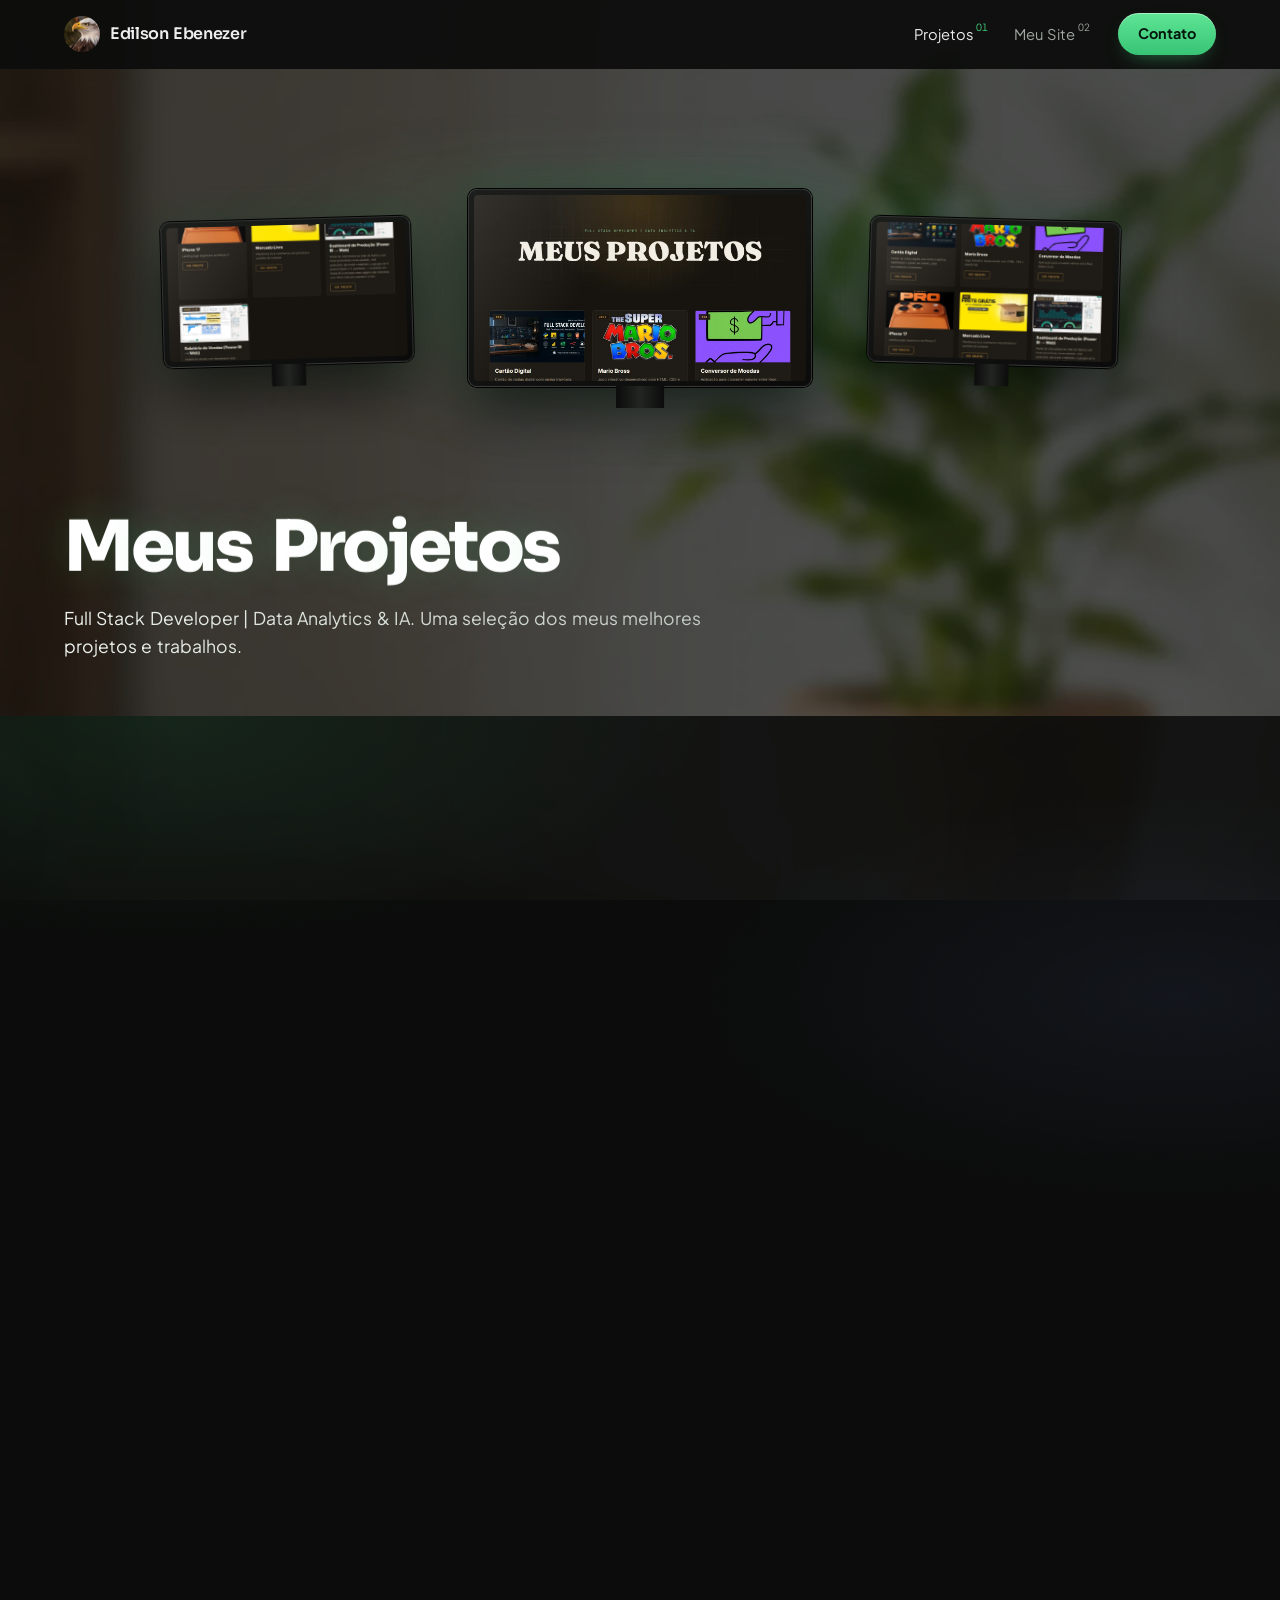
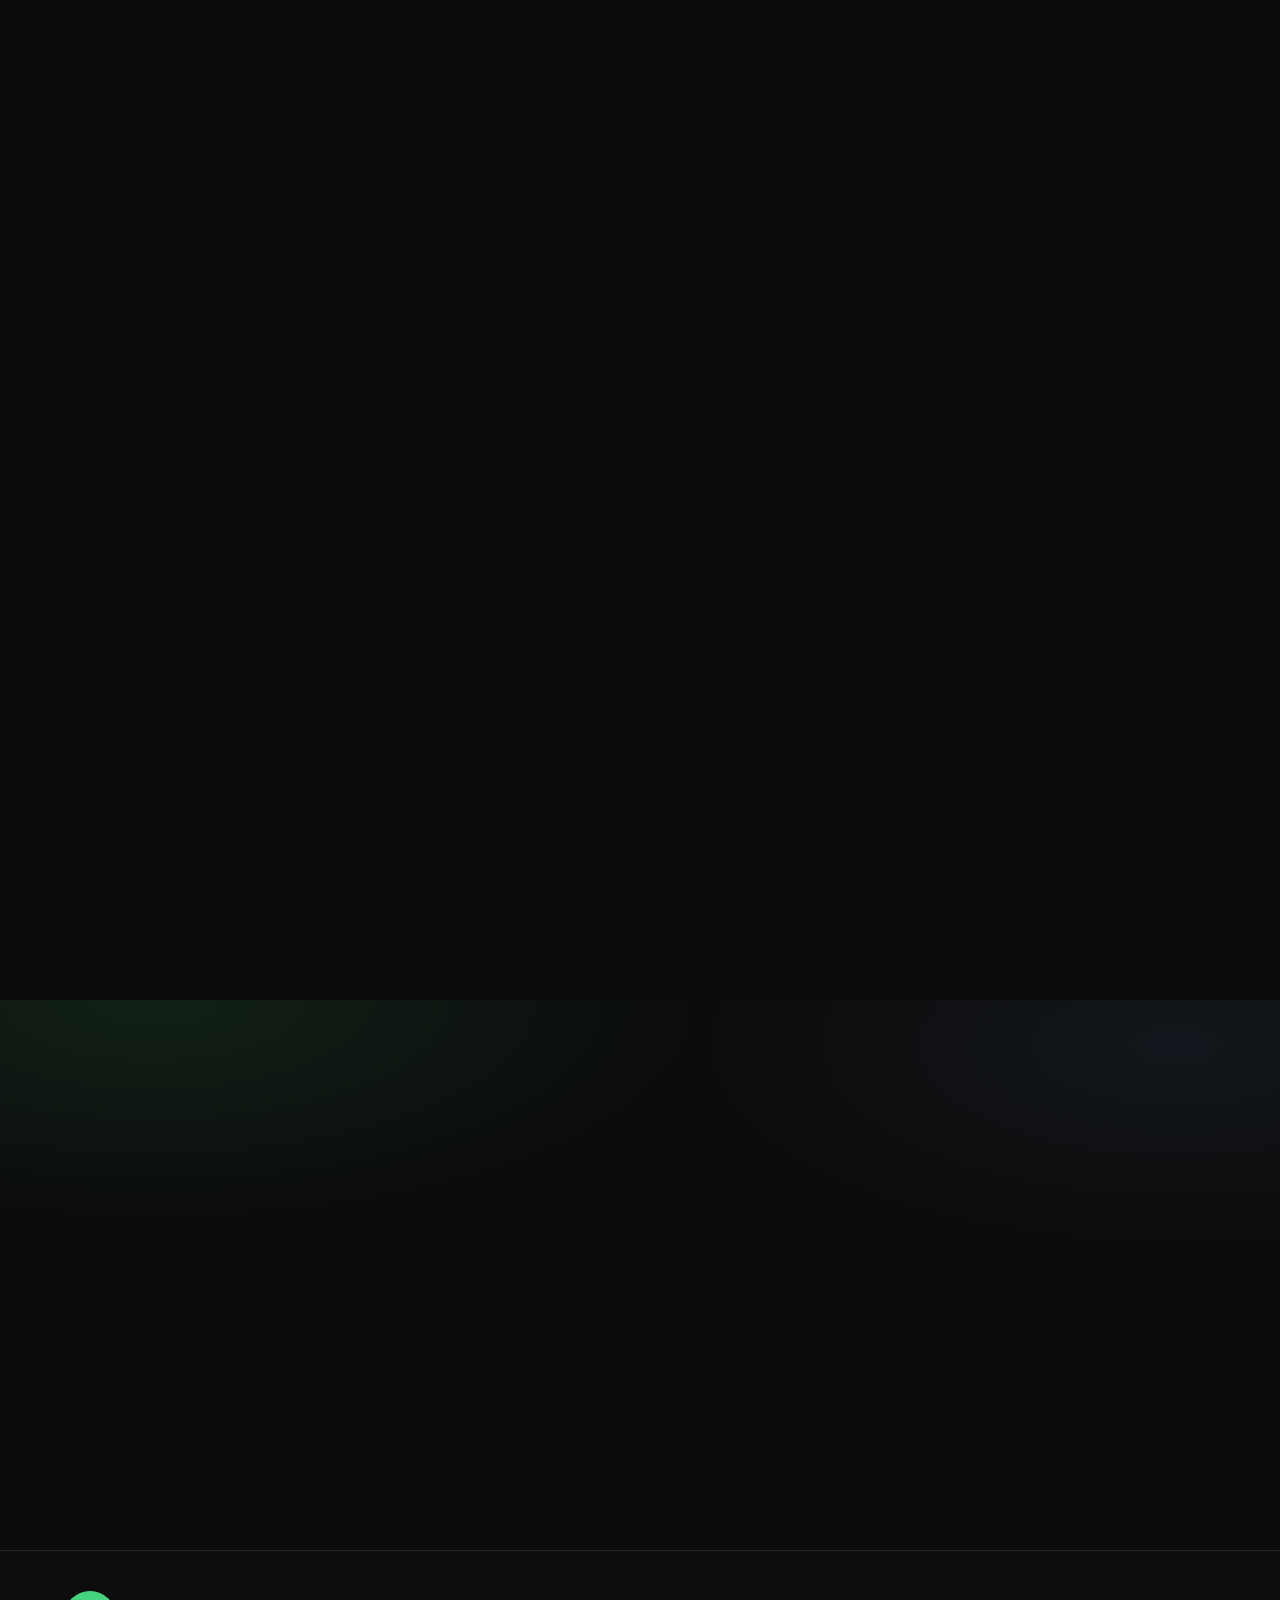
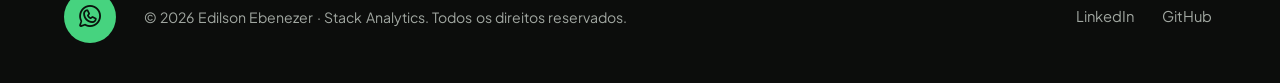
<file: index.html>
<!DOCTYPE html>
<html lang="pt-BR">

<head>
    <meta charset="UTF-8">
    <meta name="viewport" content="width=device-width, initial-scale=1.0">
    <title>Projetos - Edilson Ebenezer</title>
    <meta property="og:title" content="Meu Portfólio - Edilson Ebenezer">
    <meta property="og:type" content="website">
    <meta property="og:url" content="https://developeredilsonebenezer.com.br/">
    <meta property="og:image" content="https://developeredilsonebenezer.com.br/assets/og-image.jpg">
    <meta property="og:image:width" content="1200">
    <meta property="og:image:height" content="630">
    <meta name="twitter:card" content="summary_large_image">
    <meta name="twitter:image" content="https://developeredilsonebenezer.com.br/assets/og-image.jpg">
    <link rel="stylesheet" href="assets/fonts/phosphor/style.css">
    <script>document.documentElement.classList.add('js', 'lines-pending');setTimeout(function () { document.documentElement.classList.remove('lines-pending'); }, 3000);</script>
    <link rel="preload" href="assets/fonts/plus-jakarta-sans-400.woff2" as="font" type="font/woff2" crossorigin>
    <link rel="preload" href="assets/fonts/plus-jakarta-sans-600.woff2" as="font" type="font/woff2" crossorigin>
    <link rel="preload" href="assets/fonts/sora-700.woff2" as="font" type="font/woff2" crossorigin>
    <link rel="preload" href="assets/fonts/sora-800.woff2" as="font" type="font/woff2" crossorigin>
    <link rel="stylesheet" href="style.css?v=f227c063">
    <script type="speculationrules">{"prefetch":[{"source":"document","where":{"href_matches":"/*.html"},"eagerness":"moderate"}]}</script>
    <link rel="icon" href="assets/cartao/logo-aguia-square.png" type="image/png">
</head>

<body class="has-scene">
    <div class="scene-bg cover" style="--img: url(assets/cenas/portfolio.webp); --back: url(assets/cenas/portfolio-back.webp); --cut: url(assets/cenas/portfolio-cut.webp); --hh: max(72dvh, 560px)" aria-hidden="true"></div>
    <a class="skip-link" href="#conteudo">Ir para o conteúdo</a>
    <header class="main-header">
        <nav class="navbar" aria-label="Principal">
            <a class="logo" href="https://developeredilsonebenezer.com.br" rel="noopener">
                <img src="assets/cartao/logo-aguia-square.png" alt="Logo Edilson Ebenezer" width="36" height="36">
                <span>Edilson Ebenezer</span>
            </a>
            <ul class="nav-links" id="nav-links">
                <li><a href="index.html#projetos" aria-current="page">Projetos<sup class="nav-count">01</sup></a></li>
                <li><a href="https://developeredilsonebenezer.com.br" rel="noopener">Meu Site<sup class="nav-count">02</sup></a></li>
            </ul>
            <a href="https://api.whatsapp.com/send?phone=5561993998764&text=." class="btn-contact" target="_blank" rel="noopener noreferrer">Contato</a>
            <button class="burger" type="button" aria-label="Abrir menu" aria-expanded="false" aria-controls="nav-links">
                <i class="ph ph-list"></i>
            </button>
        </nav>
    </header>

    <main id="conteudo">
        <section class="page-hero has-visual">
            <div class="container">
                <div class="monitor-wall"><div class="monitor m-portfolio-2"><img src="assets/prints/portfolio-2.webp" alt="" width="1280" height="720" loading="eager"></div><div class="monitor m-portfolio-0"><img src="assets/prints/portfolio-0.webp" alt="" width="1280" height="720" loading="eager"></div><div class="monitor m-portfolio-1"><img src="assets/prints/portfolio-1.webp" alt="" width="1280" height="720" loading="eager"></div></div>
                <div class="hero-text">
                <h1 data-reveal>Meus Projetos</h1>
                <p data-reveal>Full Stack Developer | Data Analytics &amp; IA. Uma seleção dos meus melhores projetos e trabalhos.</p>
                </div>
            </div>
        </section>

        <section class="section">
            <div class="container project-list" id="projetos">
                <article class="project-card" data-reveal>
                    <a class="project-thumb" href="https://central.developeredilsonebenezer.com.br/" target="_blank" rel="noopener" tabindex="-1" aria-hidden="true"><img src="assets/prints/proj-central-credito.webp" alt="" width="960" height="540" loading="lazy" decoding="async"></a>
                    <div class="project-info">
                        <h3>Central de Crédito e Cobrança</h3>
                        <p>Painel de cobrança que mostra por quem começar a ligar, com risco por cliente, previsão de caixa e régua de cobrança. Demonstração com dados fictícios.</p>
                        <ul class="chips">
                            <li>Dados & BI</li>
                            <li>Web</li>
                        </ul>
                    </div>
                    <div class="project-links">
                        <a href="https://central.developeredilsonebenezer.com.br/" class="btn primary-btn" target="_blank" rel="noopener">Ver Projeto</a>
                    </div>
                </article>
                <article class="project-card" data-reveal>
                    <a class="project-thumb" href="https://projeto-mario-bross-birx.vercel.app/" target="_blank" rel="noopener" tabindex="-1" aria-hidden="true"><img src="assets/prints/proj-mario-bross.webp" alt="" width="960" height="540" loading="lazy" decoding="async"></a>
                    <div class="project-info">
                        <h3>Mario Bross</h3>
                        <p>Jogo interativo desenvolvido com HTML, CSS e JavaScript.</p>
                        <ul class="chips">
                            <li>Jogo</li>
                            <li>HTML5</li>
                            <li>CSS3</li>
                            <li>JavaScript</li>
                        </ul>
                    </div>
                    <div class="project-links">
                        <a href="https://projeto-mario-bross-birx.vercel.app/" class="btn primary-btn" target="_blank" rel="noopener">Ver Projeto</a>
                    </div>
                </article>
                <article class="project-card" data-reveal>
                    <a class="project-thumb" href="https://conversor-de-moedas-seven-pi.vercel.app/" target="_blank" rel="noopener" tabindex="-1" aria-hidden="true"><img src="assets/prints/proj-conversor-moedas.webp" alt="" width="960" height="540" loading="lazy" decoding="async"></a>
                    <div class="project-info">
                        <h3>Conversor de Moedas</h3>
                        <p>Aplicação para converter valores entre Real, Dólar e Euro.</p>
                        <ul class="chips">
                            <li>Web</li>
                        </ul>
                    </div>
                    <div class="project-links">
                        <a href="https://conversor-de-moedas-seven-pi.vercel.app/" class="btn primary-btn" target="_blank" rel="noopener">Ver Projeto</a>
                    </div>
                </article>
                <article class="project-card" data-reveal>
                    <a class="project-thumb" href="https://iphone-17-vert.vercel.app/" target="_blank" rel="noopener" tabindex="-1" aria-hidden="true"><img src="assets/prints/proj-iphone-17.webp" alt="" width="960" height="540" loading="lazy" decoding="async"></a>
                    <div class="project-info">
                        <h3>iPhone 17</h3>
                        <p>Landing page responsiva do iPhone 17.</p>
                        <ul class="chips">
                            <li>Web</li>
                            <li>Landing page</li>
                        </ul>
                    </div>
                    <div class="project-links">
                        <a href="https://iphone-17-vert.vercel.app/" class="btn primary-btn" target="_blank" rel="noopener">Ver Projeto</a>
                    </div>
                </article>
                <article class="project-card" data-reveal>
                    <a class="project-thumb" href="https://mercado-livre-v2.vercel.app/" target="_blank" rel="noopener" tabindex="-1" aria-hidden="true"><img src="assets/prints/proj-mercado-livre.webp" alt="" width="960" height="540" loading="lazy" decoding="async"></a>
                    <div class="project-info">
                        <h3>Mercado Livre</h3>
                        <p>Plataforma de e-commerce com produtos e carrinho de compras.</p>
                        <ul class="chips">
                            <li>Web</li>
                            <li>E-commerce</li>
                        </ul>
                    </div>
                    <div class="project-links">
                        <a href="https://mercado-livre-v2.vercel.app/" class="btn primary-btn" target="_blank" rel="noopener">Ver Projeto</a>
                    </div>
                </article>
                <article class="project-card" data-reveal>
                    <a class="project-thumb" href="./dashboard-producao.html" target="_blank" rel="noopener" tabindex="-1" aria-hidden="true"><img src="assets/prints/proj-dash-producao.webp" alt="" width="960" height="540" loading="lazy" decoding="async"></a>
                    <div class="project-info">
                        <h3>Dashboard de Produção</h3>
                        <p>Painel de indicadores de chão de fábrica com horas produtivas e paradas, total produzido, aprovado e rejeitado, e gauges de produtividade e qualidade. Modelado em Power BI e recriado como página web interativa, com filtros por operador e mês.</p>
                        <ul class="chips">
                            <li>Dados & BI</li>
                            <li>Power BI</li>
                        </ul>
                    </div>
                    <div class="project-links">
                        <a href="./dashboard-producao.html" class="btn primary-btn" target="_blank" rel="noopener">Ver Projeto</a>
                    </div>
                </article>
                <article class="project-card" data-reveal>
                    <a class="project-thumb" href="./dashboard-vendas.html" target="_blank" rel="noopener" tabindex="-1" aria-hidden="true"><img src="assets/prints/proj-dash-vendas.webp" alt="" width="960" height="540" loading="lazy" decoding="async"></a>
                    <div class="project-info">
                        <h3>Relatório de Vendas</h3>
                        <p>Análise de vendas com faturamento total, quantidade por marca, evolução mensal por ano e faturamento por continente. Modelado em Power BI e recriado como página web interativa, com filtros por ano e marca.</p>
                        <ul class="chips">
                            <li>Dados & BI</li>
                            <li>Power BI</li>
                        </ul>
                    </div>
                    <div class="project-links">
                        <a href="./dashboard-vendas.html" class="btn primary-btn" target="_blank" rel="noopener">Ver Projeto</a>
                    </div>
                </article>
                <article class="project-card" data-reveal>
                    <a class="project-thumb" href="https://github.com/Edilson-5762/CONTROLE-DE-ESTOQUE" target="_blank" rel="noopener" tabindex="-1" aria-hidden="true"><img src="assets/prints/proj-estoque.webp" alt="" width="960" height="540" loading="lazy" decoding="async"></a>
                    <div class="project-info">
                        <h3>Gerenciador de Estoque</h3>
                        <p>Sistema desktop em Python para controle de produtos, movimentações, usuários, relatórios e indicadores de estoque.</p>
                        <ul class="chips">
                            <li>Python</li>
                            <li>CustomTkinter</li>
                            <li>SQLite</li>
                            <li>Matplotlib</li>
                        </ul>
                    </div>
                    <div class="project-links">
                        <a href="https://github.com/Edilson-5762/CONTROLE-DE-ESTOQUE" class="btn primary-btn" target="_blank" rel="noopener">Ver no GitHub</a>
                    </div>
                </article>
                <article class="project-card" data-reveal>
                    <a class="project-thumb" href="https://github.com/Edilson-5762/customer-churn-analytics" target="_blank" rel="noopener" tabindex="-1" aria-hidden="true"><img src="assets/prints/proj-churn.webp" alt="" width="960" height="540" loading="lazy" decoding="async"></a>
                    <div class="project-info">
                        <h3>Customer Churn Analytics</h3>
                        <p>Análise preditiva de evasão de clientes bancários com Python, tratamento de outliers via IQR e cálculo de Information Value (IV).</p>
                        <ul class="chips">
                            <li>IA & Dados</li>
                            <li>Python</li>
                        </ul>
                    </div>
                    <div class="project-links">
                        <a href="https://github.com/Edilson-5762/customer-churn-analytics" class="btn primary-btn" target="_blank" rel="noopener">Ver no GitHub</a>
                    </div>
                </article>
                <article class="project-card" data-reveal>
                    <a class="project-thumb" href="https://catalogo-filmes-tan.vercel.app/" target="_blank" rel="noopener" tabindex="-1" aria-hidden="true"><img src="assets/prints/proj-cineachado.webp" alt="" width="960" height="540" loading="lazy" decoding="async"></a>
                    <div class="project-info">
                        <h3>CineAchado</h3>
                        <p>Aplicativo de streaming totalmente funcional, pronto para produção, 100% construído com Claude Code.</p>
                        <ul class="chips">
                            <li>Web</li>
                            <li>Claude Code</li>
                        </ul>
                    </div>
                    <div class="project-links">
                        <a href="https://catalogo-filmes-tan.vercel.app/" class="btn primary-btn" target="_blank" rel="noopener">Ver Projeto</a>
                    </div>
                </article>
                <article class="project-card" data-reveal>
                    <a class="project-thumb" href="https://barbershop-vert-beta.vercel.app/" target="_blank" rel="noopener" tabindex="-1" aria-hidden="true"><img src="assets/prints/proj-kings-cut.webp" alt="" width="960" height="540" loading="lazy" decoding="async"></a>
                    <div class="project-info">
                        <h3>Kings Cut Barbearia</h3>
                        <p>Landing page de barbearia premium com agendamento online, galeria de cortes, depoimentos e chatbot de atendimento.</p>
                        <ul class="chips">
                            <li>Web</li>
                            <li>Landing page</li>
                        </ul>
                    </div>
                    <div class="project-links">
                        <a href="https://barbershop-vert-beta.vercel.app/" class="btn primary-btn" target="_blank" rel="noopener">Ver Projeto</a>
                    </div>
                </article>
                <article class="project-card" data-reveal>
                    <a class="project-thumb" href="https://route-wise-eight.vercel.app/" target="_blank" rel="noopener" tabindex="-1" aria-hidden="true"><img src="assets/prints/proj-route-wise-eight.webp" alt="" width="960" height="540" loading="lazy" decoding="async"></a>
                    <div class="project-info">
                        <h3>Route Wise Eight</h3>
                        <p>GPS de rotas direto no navegador: busque um destino, veja o trajeto e o tempo estimado e siga a navegação, sem instalar nada. Mapa com trânsito em tempo real.</p>
                        <ul class="chips">
                            <li>Web</li>
                            <li>Mapbox</li>
                        </ul>
                    </div>
                    <div class="project-links">
                        <a href="https://route-wise-eight.vercel.app/" class="btn primary-btn" target="_blank" rel="noopener">Ver Projeto</a>
                    </div>
                </article>
                <article class="project-card" data-reveal>
                    <a class="project-thumb" href="https://s-pisos.vercel.app/" target="_blank" rel="noopener" tabindex="-1" aria-hidden="true"><img src="assets/prints/proj-s-pisos.webp" alt="" width="960" height="540" loading="lazy" decoding="async"></a>
                    <div class="project-info">
                        <h3>S Pisos</h3>
                        <p>Site institucional de pisos industriais de alta resistência: soluções, obras e blog, com rolagem animada e pedido de diagnóstico.</p>
                        <ul class="chips">
                            <li>Web</li>
                            <li>Landing page</li>
                        </ul>
                    </div>
                    <div class="project-links">
                        <a href="https://s-pisos.vercel.app/" class="btn primary-btn" target="_blank" rel="noopener">Ver Projeto</a>
                    </div>
                </article>
            </div>
        </section>

        <section class="section">
            <div class="container">
                <div class="cta-panel" data-reveal>
                    <h2>Vamos conversar?</h2>
                    <p>Gostou de algum projeto? Fale comigo pelo WhatsApp ou conheça o meu site.</p>
                    <div class="hero-buttons">
                        <a href="https://api.whatsapp.com/send?phone=5561993998764&text=." target="_blank" rel="noopener noreferrer" class="btn primary-btn">Falar no WhatsApp</a>
                        <a href="https://developeredilsonebenezer.com.br" target="_blank" rel="noopener noreferrer" class="btn secondary-btn">Meu site</a>
                    </div>
                </div>
            </div>
        </section>
    </main>

    <footer class="main-footer">
        <div class="container footer-grid">
            <div>
                <a href="https://api.whatsapp.com/send?phone=5561993998764&text=." target="_blank" rel="noopener noreferrer" class="wa-fab" aria-label="Fale comigo no WhatsApp"><i class="ph ph-whatsapp-logo"></i></a>
            </div>
            <div class="footer-text">
                <p>&copy; 2026 Edilson Ebenezer &middot; Stack Analytics. Todos os direitos reservados.</p>
            </div>
            <div class="social-links">
                <a href="https://www.linkedin.com/in/edilson-moraes-047128408" target="_blank" rel="noopener noreferrer">LinkedIn</a>
                <a href="https://github.com/Edilson-5762" target="_blank" rel="noopener noreferrer">GitHub</a>
            </div>
        </div>
    </footer>

    <script src="script.js?v=ce52eb23"></script>
</body>

</html>
</file>
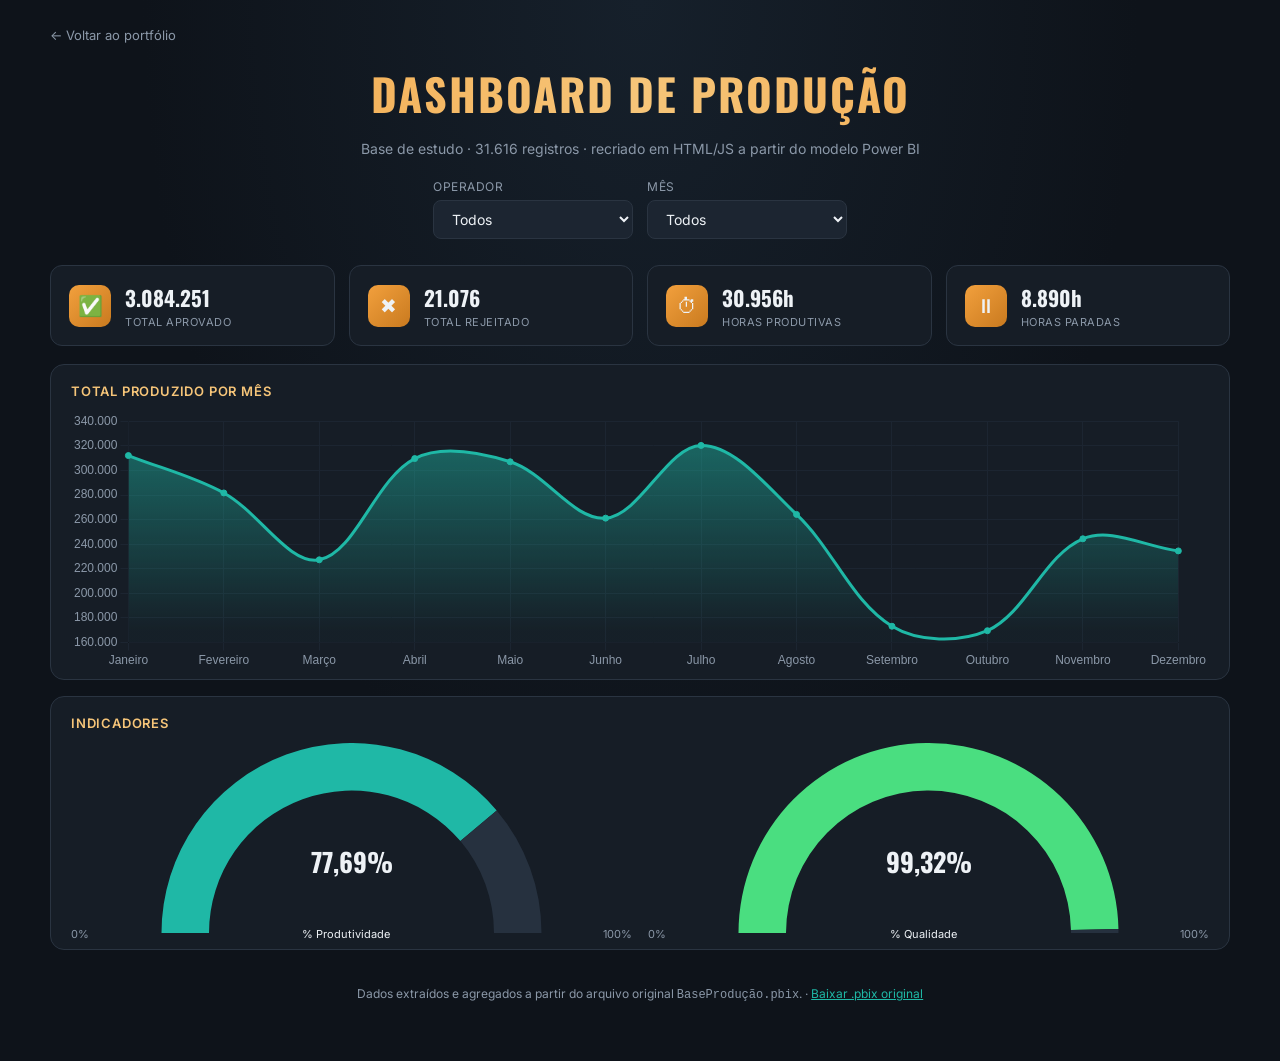
<file: dashboard-producao.html>
<!DOCTYPE html>
<html lang="pt-br">
<head>
<meta charset="UTF-8">
<meta name="viewport" content="width=device-width, initial-scale=1.0">
<title>Dashboard de Produção — Edilson</title>
<link rel="preconnect" href="https://fonts.googleapis.com">
<link href="https://fonts.googleapis.com/css2?family=Oswald:wght@500;600;700&family=Inter:wght@400;500;600;700&display=swap" rel="stylesheet">
<script src="./assets/chart.umd.min.js"></script>
<style>
  :root{
    --bg:#0e131a;
    --panel:#161d26;
    --panel-2:#1c2531;
    --border:#2a3441;
    --orange:#f2a03d;
    --orange-2:#f6c579;
    --teal:#1fb8a6;
    --teal-dark:#0d5f57;
    --green:#4ade80;
    --text:#eef2f6;
    --text-dim:#8b98a8;
  }
  *{box-sizing:border-box;}
  body{
    margin:0;
    background:radial-gradient(ellipse at top, #16202b 0%, var(--bg) 55%);
    color:var(--text);
    font-family:'Inter',sans-serif;
    min-height:100vh;
    padding:24px 16px 60px;
  }
  a.back{
    display:inline-flex;align-items:center;gap:6px;
    color:var(--text-dim);text-decoration:none;font-size:13px;
    margin-bottom:18px;
  }
  a.back:hover{color:var(--orange-2);}
  .wrap{max-width:1180px;margin:0 auto;}
  header.hero{text-align:center;margin-bottom:22px;}
  h1{
    font-family:'Oswald',sans-serif;
    font-weight:700;
    font-size:clamp(28px,5vw,44px);
    letter-spacing:2px;
    background:linear-gradient(90deg,var(--orange) 0%,var(--orange-2) 50%,var(--orange) 100%);
    -webkit-background-clip:text;background-clip:text;color:transparent;
    margin:0 0 6px;
  }
  .subtitle{color:var(--text-dim);font-size:14px;}

  .filters{
    display:flex;gap:14px;justify-content:center;flex-wrap:wrap;
    margin:22px 0 26px;
  }
  .filters label{
    display:flex;flex-direction:column;gap:6px;
    font-size:12px;color:var(--text-dim);text-transform:uppercase;letter-spacing:.5px;
  }
  select{
    background:var(--panel-2);
    color:var(--text);
    border:1px solid var(--border);
    border-radius:8px;
    padding:9px 14px;
    font-family:'Inter',sans-serif;
    font-size:14px;
    min-width:200px;
    cursor:pointer;
  }
  select:focus{outline:2px solid var(--teal);}

  .kpis{
    display:grid;
    grid-template-columns:repeat(4,1fr);
    gap:14px;
    margin-bottom:18px;
  }
  .kpi{
    background:var(--panel);
    border:1px solid var(--border);
    border-radius:12px;
    padding:16px 18px;
    display:flex;align-items:center;gap:14px;
  }
  .kpi .icon{
    width:42px;height:42px;border-radius:10px;
    background:linear-gradient(135deg,var(--orange),#c97a1f);
    display:flex;align-items:center;justify-content:center;
    font-size:20px;flex-shrink:0;
  }
  .kpi .val{font-size:21px;font-weight:700;font-family:'Oswald',sans-serif;}
  .kpi .lab{font-size:11px;color:var(--text-dim);text-transform:uppercase;letter-spacing:.5px;margin-top:2px;}

  .grid{
    display:grid;
    grid-template-columns:1fr;
    gap:16px;
  }
  .panel{
    background:var(--panel);
    border:1px solid var(--border);
    border-radius:14px;
    padding:18px 20px 8px;
  }
  .panel h3{
    margin:0 0 12px;
    font-size:13px;
    text-transform:uppercase;
    letter-spacing:.8px;
    color:var(--orange-2);
    font-weight:600;
  }
  canvas{max-width:100%;}
  .chart-box{position:relative;height:260px;}
  .chart-box canvas{position:absolute;inset:0;width:100% !important;height:100% !important;}
  .gauges{display:grid;grid-template-columns:1fr 1fr;gap:16px;}
  .gauge-wrap{position:relative;height:190px;display:flex;flex-direction:column;align-items:center;justify-content:flex-end;overflow:hidden;}
  .gauge-wrap canvas{position:absolute;inset:0;width:100% !important;height:100% !important;}
  .gauge-val{position:absolute;top:52%;font-size:26px;font-weight:700;font-family:'Oswald',sans-serif;}
  .gauge-scale{display:flex;justify-content:space-between;width:100%;font-size:11px;color:var(--text-dim);margin-top:-6px;}

  footer{text-align:center;color:var(--text-dim);font-size:12px;margin-top:36px;}
  footer a{color:var(--teal);}

  @media(max-width:760px){
    .kpis{grid-template-columns:1fr 1fr;}
    .gauges{grid-template-columns:1fr;}
  }
</style>
</head>
<body>
<div class="wrap">
  <a class="back" href="./index.html">&larr; Voltar ao portfólio</a>
  <header class="hero">
    <h1>DASHBOARD DE PRODUÇÃO</h1>
    <p class="subtitle">Base de estudo &middot; 31.616 registros &middot; recriado em HTML/JS a partir do modelo Power BI</p>
  </header>

  <div class="filters">
    <label>Operador
      <select id="fOperador"><option value="Todos">Todos</option></select>
    </label>
    <label>Mês
      <select id="fMes"><option value="Todos">Todos</option></select>
    </label>
  </div>

  <div class="kpis">
    <div class="kpi"><div class="icon">✅</div><div><div class="val" id="kAprovado">-</div><div class="lab">Total Aprovado</div></div></div>
    <div class="kpi"><div class="icon">✖</div><div><div class="val" id="kRejeitado">-</div><div class="lab">Total Rejeitado</div></div></div>
    <div class="kpi"><div class="icon">⏱</div><div><div class="val" id="kProdutivas">-</div><div class="lab">Horas Produtivas</div></div></div>
    <div class="kpi"><div class="icon">⏸</div><div><div class="val" id="kParadas">-</div><div class="lab">Horas Paradas</div></div></div>
  </div>

  <div class="grid">
    <div class="panel">
      <h3>Total Produzido por Mês</h3>
      <div class="chart-box"><canvas id="areaChart"></canvas></div>
    </div>
    <div class="panel">
      <h3>Indicadores</h3>
      <div class="gauges">
        <div>
          <div class="gauge-wrap">
            <canvas id="gaugeProd"></canvas>
            <div class="gauge-val" id="gaugeProdVal">-</div>
          </div>
          <div class="gauge-scale"><span>0%</span><span style="color:var(--text)">% Produtividade</span><span>100%</span></div>
        </div>
        <div>
          <div class="gauge-wrap">
            <canvas id="gaugeQual"></canvas>
            <div class="gauge-val" id="gaugeQualVal">-</div>
          </div>
          <div class="gauge-scale"><span>0%</span><span style="color:var(--text)">% Qualidade</span><span>100%</span></div>
        </div>
      </div>
    </div>
  </div>

  <footer>Dados extraídos e agregados a partir do arquivo original <code>BaseProdução.pbix</code>. &middot; <a href="./projetos/BaseProducao.pbix" download>Baixar .pbix original</a></footer>
</div>

<script src="./assets/producao-data.js"></script>
<script>
const MESES = ['','Janeiro','Fevereiro','Março','Abril','Maio','Junho','Julho','Agosto','Setembro','Outubro','Novembro','Dezembro'];
const operadores = [...new Set(RAW.map(r=>r.op))].sort();
const fOperador = document.getElementById('fOperador');
const fMes = document.getElementById('fMes');
operadores.forEach(o=>{
  const opt = document.createElement('option'); opt.value=o; opt.textContent=o;
  fOperador.appendChild(opt);
});
for(let m=1;m<=12;m++){
  const opt = document.createElement('option'); opt.value=m; opt.textContent=MESES[m];
  fMes.appendChild(opt);
}

function fmtNum(n){ return new Intl.NumberFormat('pt-BR',{maximumFractionDigits:0}).format(n); }
function fmtHoras(n){ return fmtNum(n) + 'h'; }
function fmtPct(n){ return (n*100).toFixed(2).replace('.',',') + '%'; }

let areaChart, gaugeProd, gaugeQual;

function makeGauge(ctx, color){
  return new Chart(ctx, {
    type:'doughnut',
    data:{ datasets:[{ data:[0,100], backgroundColor:[color,'#26313f'], borderWidth:0 }] },
    options:{
      responsive:true,
      maintainAspectRatio:false,
      circumference:180, rotation:-90, cutout:'75%',
      plugins:{ tooltip:{enabled:false}, legend:{display:false} },
      animation:{ duration:500 }
    }
  });
}

function render(){
  const op = fOperador.value;
  const mes = fMes.value;
  const filtered = RAW.filter(r => (op==='Todos'||r.op===op) && (mes==='Todos'||String(r.mes)===mes) );

  const aprovado = filtered.reduce((s,r)=>s+r.aprov,0);
  const rejeitado = filtered.reduce((s,r)=>s+r.rejei,0);
  const horasTrab = filtered.reduce((s,r)=>s+r.h_trab,0);
  const horasProd = filtered.reduce((s,r)=>s+r.h_prod,0);
  const horasParadas = horasTrab - horasProd;
  const produzido = aprovado + rejeitado;
  const pctProd = horasTrab>0 ? horasProd/horasTrab : 0;
  const pctQual = produzido>0 ? aprovado/produzido : 0;

  document.getElementById('kAprovado').textContent = fmtNum(aprovado);
  document.getElementById('kRejeitado').textContent = fmtNum(rejeitado);
  document.getElementById('kProdutivas').textContent = fmtHoras(horasProd);
  document.getElementById('kParadas').textContent = fmtHoras(horasParadas);
  document.getElementById('gaugeProdVal').textContent = fmtPct(pctProd);
  document.getElementById('gaugeQualVal').textContent = fmtPct(pctQual);

  gaugeProd.data.datasets[0].data = [pctProd*100, 100-pctProd*100];
  gaugeProd.update();
  gaugeQual.data.datasets[0].data = [pctQual*100, 100-pctQual*100];
  gaugeQual.update();

  // monthly totals for area chart (always all 12 months, respecting operator filter but not month filter)
  const byMonth = Array(13).fill(0);
  RAW.filter(r => (op==='Todos'||r.op===op)).forEach(r=>{ byMonth[r.mes] += (r.aprov+r.rejei); });
  areaChart.data.labels = MESES.slice(1);
  areaChart.data.datasets[0].data = byMonth.slice(1);
  areaChart.update();
}

window.addEventListener('DOMContentLoaded', ()=>{
  const areaCtx = document.getElementById('areaChart');
  const gradient = areaCtx.getContext('2d').createLinearGradient(0,0,0,220);
  gradient.addColorStop(0,'rgba(31,184,166,0.55)');
  gradient.addColorStop(1,'rgba(31,184,166,0.02)');

  areaChart = new Chart(areaCtx, {
    type:'line',
    data:{ labels:[], datasets:[{ data:[], borderColor:'#1fb8a6', backgroundColor:gradient, fill:true, tension:.35, pointRadius:3, pointBackgroundColor:'#1fb8a6' }]},
    options:{
      responsive:true,
      maintainAspectRatio:false,
      plugins:{legend:{display:false}, tooltip:{callbacks:{label:(c)=>fmtNum(c.parsed.y)+' unidades'}}},
      scales:{
        x:{ ticks:{color:'#8b98a8'}, grid:{color:'#1c2531'} },
        y:{ ticks:{color:'#8b98a8', callback:v=>fmtNum(v)}, grid:{color:'#1c2531'} }
      }
    }
  });

  gaugeProd = makeGauge(document.getElementById('gaugeProd'), '#1fb8a6');
  gaugeQual = makeGauge(document.getElementById('gaugeQual'), '#4ade80');

  fOperador.addEventListener('change', render);
  fMes.addEventListener('change', render);
  render();
});
</script>
</body>
</html>
</file>
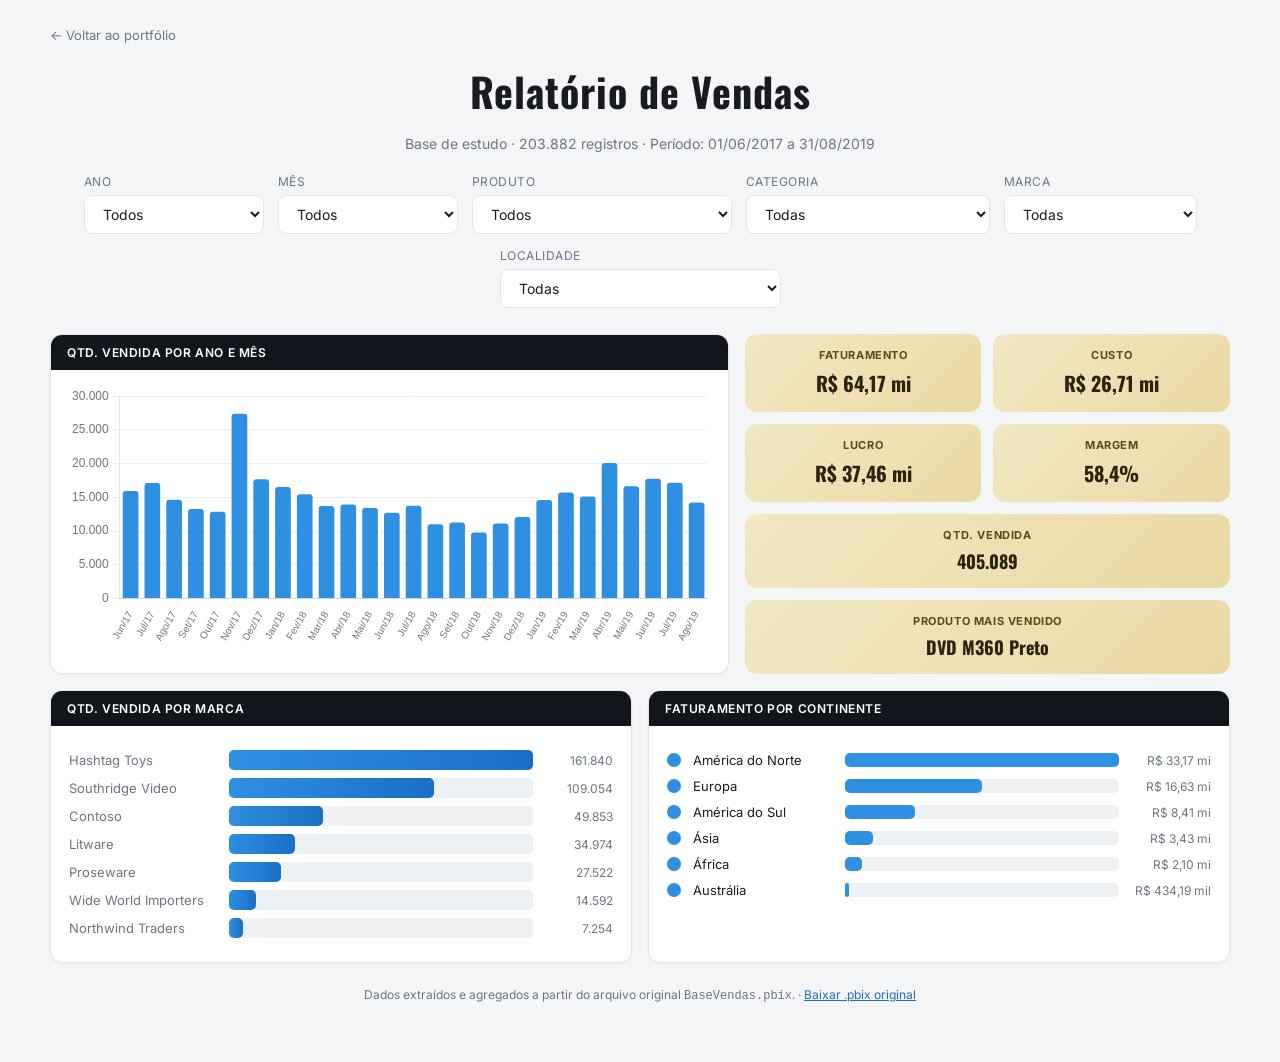
<file: dashboard-vendas.html>
<!DOCTYPE html>
<html lang="pt-br">
<head>
<meta charset="UTF-8">
<meta name="viewport" content="width=device-width, initial-scale=1.0">
<title>Relatório de Vendas — Edilson</title>
<link rel="preconnect" href="https://fonts.googleapis.com">
<link href="https://fonts.googleapis.com/css2?family=Oswald:wght@500;600;700&family=Inter:wght@400;500;600;700&display=swap" rel="stylesheet">
<script src="./assets/chart.umd.min.js"></script>
<style>
  :root{
    --bg:#f4f5f7;
    --panel:#ffffff;
    --header-bar:#12161c;
    --gold:#e9d9a3;
    --gold-2:#f3e8c4;
    --blue:#2f8fe0;
    --blue-2:#1a6fc4;
    --text:#181c22;
    --text-dim:#6b7684;
    --border:#e3e6ea;
  }
  *{box-sizing:border-box;}
  body{
    margin:0;
    background:var(--bg);
    color:var(--text);
    font-family:'Inter',sans-serif;
    min-height:100vh;
    padding:24px 16px 60px;
  }
  a.back{
    display:inline-flex;align-items:center;gap:6px;
    color:var(--text-dim);text-decoration:none;font-size:13px;
    margin-bottom:18px;
  }
  a.back:hover{color:var(--blue-2);}
  .wrap{max-width:1180px;margin:0 auto;}
  header.hero{text-align:center;margin-bottom:22px;}
  h1{
    font-family:'Oswald',sans-serif;
    font-weight:700;
    font-size:clamp(26px,5vw,40px);
    letter-spacing:1px;
    color:var(--text);
    margin:0 0 6px;
  }
  .subtitle{color:var(--text-dim);font-size:14px;}

  .filters{
    display:flex;gap:14px;justify-content:center;flex-wrap:wrap;
    margin:22px 0 26px;
  }
  .filters label{
    display:flex;flex-direction:column;gap:6px;
    font-size:12px;color:var(--text-dim);text-transform:uppercase;letter-spacing:.5px;
  }
  select{
    background:#fff;
    color:var(--text);
    border:1px solid var(--border);
    border-radius:8px;
    padding:9px 14px;
    font-family:'Inter',sans-serif;
    font-size:14px;
    min-width:180px;
    max-width:100%;
    cursor:pointer;
  }
  select:focus{outline:2px solid var(--blue);}
  .filters label{min-width:0;}
  #fProduto{
    max-width:260px;
    text-overflow:ellipsis;
    white-space:nowrap;
    overflow:hidden;
  }

  .grid{
    display:grid;
    grid-template-columns:1.4fr 1fr;
    gap:16px;
    margin-bottom:16px;
  }
  .grid2{
    display:grid;
    grid-template-columns:1fr 1fr;
    gap:16px;
  }
  .panel{
    background:var(--panel);
    border:1px solid var(--border);
    border-radius:12px;
    overflow:hidden;
    box-shadow:0 1px 3px rgba(0,0,0,.04);
  }
  .panel .head{
    background:var(--header-bar);
    color:#fff;
    padding:10px 16px;
    font-size:12px;
    font-weight:600;
    text-transform:uppercase;
    letter-spacing:.6px;
  }
  .panel .body{padding:16px 18px;}

  .kpi-col{display:grid;grid-template-columns:1fr 1fr;gap:12px;}
  .kpi{
    background:linear-gradient(135deg,var(--gold-2),var(--gold));
    border-radius:12px;
    padding:14px 10px;
    text-align:center;
  }
  .kpi.wide{grid-column:1 / -1;}
  .kpi .lab{font-size:11px;font-weight:700;letter-spacing:.6px;text-transform:uppercase;color:#5a4a1f;margin-bottom:6px;}
  .kpi .val{font-size:20px;font-weight:700;font-family:'Oswald',sans-serif;color:#2b2410;}
  .kpi.wide .val{font-size:18px;}

  .brand-row{display:flex;align-items:center;gap:10px;margin:8px 0;}
  .brand-row .name{width:150px;font-size:13px;color:var(--text-dim);flex-shrink:0;}
  .brand-row .bar-bg{flex:1;background:#eef1f4;border-radius:5px;height:20px;position:relative;}
  .brand-row .bar-fill{background:linear-gradient(90deg,var(--blue),var(--blue-2));height:100%;border-radius:5px;}
  .brand-row .amount{width:70px;text-align:right;font-size:12px;color:var(--text-dim);flex-shrink:0;}

  .cont-row{display:flex;align-items:center;gap:12px;margin:10px 0;}
  .cont-row .dot{width:14px;height:14px;border-radius:50%;background:var(--blue);flex-shrink:0;}
  .cont-row .name{width:140px;font-size:13px;}
  .cont-row .bar-bg{flex:1;background:#eef1f4;border-radius:5px;height:14px;}
  .cont-row .bar-fill{background:var(--blue);height:100%;border-radius:5px;}
  .cont-row .amount{width:80px;text-align:right;font-size:12px;color:var(--text-dim);}

  footer{text-align:center;color:var(--text-dim);font-size:12px;margin-top:24px;}
  footer a{color:var(--blue-2);}

  @media(max-width:820px){
    .grid, .grid2{grid-template-columns:1fr;}
  }
</style>
</head>
<body>
<div class="wrap">
  <a class="back" href="./index.html">&larr; Voltar ao portfólio</a>
  <header class="hero">
    <h1>Relatório de Vendas</h1>
    <p class="subtitle" id="subtitlePeriodo">Base de estudo &middot; 203.882 registros &middot; recriado em HTML/JS a partir do modelo Power BI</p>
  </header>

  <div class="filters">
    <label>Ano
      <select id="fAno"><option value="Todos">Todos</option></select>
    </label>
    <label>Mês
      <select id="fMes"><option value="Todos">Todos</option></select>
    </label>
    <label>Produto
      <select id="fProduto"><option value="Todos">Todos</option></select>
    </label>
    <label>Categoria
      <select id="fCategoria"><option value="Todos">Todas</option></select>
    </label>
    <label>Marca
      <select id="fMarca"><option value="Todos">Todas</option></select>
    </label>
    <label>Localidade
      <select id="fLocalidade"><option value="Todos">Todas</option></select>
    </label>
  </div>

  <div class="grid">
    <div class="panel">
      <div class="head">Qtd. Vendida por Ano e Mês</div>
      <div class="body"><div style="position:relative;height:260px;"><canvas id="colChart"></canvas></div></div>
    </div>
    <div class="kpi-col">
      <div class="kpi"><div class="lab">Faturamento</div><div class="val" id="kFat">-</div></div>
      <div class="kpi"><div class="lab">Custo</div><div class="val" id="kCusto">-</div></div>
      <div class="kpi"><div class="lab">Lucro</div><div class="val" id="kLucro">-</div></div>
      <div class="kpi"><div class="lab">Margem</div><div class="val" id="kMargem">-</div></div>
      <div class="kpi wide"><div class="lab">Qtd. Vendida</div><div class="val" id="kQtd">-</div></div>
      <div class="kpi wide"><div class="lab">Produto Mais Vendido</div><div class="val" id="kProd">-</div></div>
    </div>
  </div>

  <div class="grid2">
    <div class="panel">
      <div class="head">Qtd. Vendida por Marca</div>
      <div class="body" id="brandList"></div>
    </div>
    <div class="panel">
      <div class="head">Faturamento por Continente</div>
      <div class="body" id="contList"></div>
    </div>
  </div>

  <footer>Dados extraídos e agregados a partir do arquivo original <code>BaseVendas.pbix</code>. &middot; <a href="./projetos/BaseVendas.pbix" download>Baixar .pbix original</a></footer>
</div>

<script src="./assets/vendas-data.js"></script>
<script>
// VENDAS_DICT: {produtos, categorias, marcas, localidades, periodo, totalRegistros}
// VENDAS_ROWS: linhas agregadas por Ano/Mês/Produto/Categoria/Marca/Localidade
// cada linha = [ano, mes, produtoIdx, categoriaIdx, marcaIdx, localidadeIdx, qtd, faturamento, custo, lucro]
const MESES = ['','Jan','Fev','Mar','Abr','Mai','Jun','Jul','Ago','Set','Out','Nov','Dez'];
const COL_ANO=0, COL_MES=1, COL_PROD=2, COL_CAT=3, COL_MARCA=4, COL_LOC=5, COL_QTD=6, COL_FAT=7, COL_CUSTO=8, COL_LUCRO=9;

const fAno = document.getElementById('fAno');
const fMes = document.getElementById('fMes');
const fProduto = document.getElementById('fProduto');
const fCategoria = document.getElementById('fCategoria');
const fMarca = document.getElementById('fMarca');
const fLocalidade = document.getElementById('fLocalidade');

function fillOptions(select, values){
  values.forEach(v=>{
    const opt = document.createElement('option');
    opt.value = v; opt.textContent = v;
    select.appendChild(opt);
  });
}

const ALL_YM_KEYS = [...new Set(VENDAS_ROWS.map(r=>r[COL_ANO]+'-'+String(r[COL_MES]).padStart(2,'0')))].sort();

fillOptions(fAno, [...new Set(VENDAS_ROWS.map(r=>r[COL_ANO]))].sort());
for(let m=1;m<=12;m++){
  const opt = document.createElement('option'); opt.value=m; opt.textContent=MESES[m];
  fMes.appendChild(opt);
}
fillOptions(fProduto, VENDAS_DICT.produtos);
fillOptions(fCategoria, VENDAS_DICT.categorias);
fillOptions(fMarca, VENDAS_DICT.marcas);
fillOptions(fLocalidade, VENDAS_DICT.localidades);

document.getElementById('subtitlePeriodo').textContent =
  `Base de estudo · ${new Intl.NumberFormat('pt-BR').format(VENDAS_DICT.totalRegistros)} registros · Período: ${VENDAS_DICT.periodo.min} a ${VENDAS_DICT.periodo.max}`;

function fmtMoney(n){ return new Intl.NumberFormat('pt-BR',{style:'currency',currency:'BRL',notation:'compact',maximumFractionDigits:2}).format(n); }
function fmtNum(n){ return new Intl.NumberFormat('pt-BR').format(n); }
function fmtPct(n){ return new Intl.NumberFormat('pt-BR',{style:'percent',maximumFractionDigits:1}).format(n); }
function continenteDe(localidade){ const partes = localidade.split(' - '); return partes[partes.length-1]; }

let colChart;

function getFiltered(){
  const ano = fAno.value, mes = fMes.value, produto = fProduto.value,
        categoria = fCategoria.value, marca = fMarca.value, localidade = fLocalidade.value;
  return VENDAS_ROWS.filter(r=>
    (ano==='Todos' || String(r[COL_ANO])===ano) &&
    (mes==='Todos' || String(r[COL_MES])===mes) &&
    (produto==='Todos' || VENDAS_DICT.produtos[r[COL_PROD]]===produto) &&
    (categoria==='Todos' || VENDAS_DICT.categorias[r[COL_CAT]]===categoria) &&
    (marca==='Todos' || VENDAS_DICT.marcas[r[COL_MARCA]]===marca) &&
    (localidade==='Todos' || VENDAS_DICT.localidades[r[COL_LOC]]===localidade)
  );
}

function render(){
  const filtered = getFiltered();

  let faturamentoTotal=0, custoTotal=0, lucroTotal=0, qtdTotal=0;
  const qtdPorProduto = new Map();
  const qtdPorYM = new Map();
  const qtdPorMarca = new Map();
  const fatPorContinente = new Map();

  filtered.forEach(r=>{
    const qtd=r[COL_QTD], fat=r[COL_FAT], custo=r[COL_CUSTO], lucro=r[COL_LUCRO];
    faturamentoTotal += fat;
    custoTotal += custo;
    lucroTotal += lucro;
    qtdTotal += qtd;

    qtdPorProduto.set(r[COL_PROD], (qtdPorProduto.get(r[COL_PROD])||0) + qtd);

    const ymKey = r[COL_ANO] + '-' + String(r[COL_MES]).padStart(2,'0');
    qtdPorYM.set(ymKey, (qtdPorYM.get(ymKey)||0) + qtd);

    qtdPorMarca.set(r[COL_MARCA], (qtdPorMarca.get(r[COL_MARCA])||0) + qtd);

    const cont = continenteDe(VENDAS_DICT.localidades[r[COL_LOC]]);
    fatPorContinente.set(cont, (fatPorContinente.get(cont)||0) + fat);
  });

  document.getElementById('kFat').textContent = fmtMoney(faturamentoTotal);
  document.getElementById('kCusto').textContent = fmtMoney(custoTotal);
  document.getElementById('kLucro').textContent = fmtMoney(lucroTotal);
  document.getElementById('kMargem').textContent = faturamentoTotal>0 ? fmtPct(lucroTotal/faturamentoTotal) : '-';
  document.getElementById('kQtd').textContent = fmtNum(qtdTotal);

  // produto mais vendido: sempre calculado pela coluna Produto, nunca pela marca
  let bestProdIdx=-1, bestQtd=-1;
  qtdPorProduto.forEach((qtd,prodIdx)=>{ if(qtd>bestQtd){ bestQtd=qtd; bestProdIdx=prodIdx; } });
  document.getElementById('kProd').textContent = bestProdIdx>=0 ? VENDAS_DICT.produtos[bestProdIdx] : '-';

  // Coluna: qtd vendida por ano-mes (mantém a linha do tempo completa, preenchendo com 0 os meses sem venda no filtro atual)
  colChart.data.labels = ALL_YM_KEYS.map(k=>{ const [y,m]=k.split('-'); return MESES[parseInt(m)]+'/'+y.slice(2); });
  colChart.data.datasets[0].data = ALL_YM_KEYS.map(k=>qtdPorYM.get(k)||0);
  colChart.update();

  // Marca: qtd vendida por marca
  const marcaEntries = [...qtdPorMarca.entries()]
    .map(([idx,qtd])=>[VENDAS_DICT.marcas[idx],qtd])
    .sort((a,b)=>b[1]-a[1]);
  const maxMarca = marcaEntries.length ? marcaEntries[0][1] : 1;
  document.getElementById('brandList').innerHTML = marcaEntries.map(([name,qtd])=>`
    <div class="brand-row">
      <div class="name">${name}</div>
      <div class="bar-bg"><div class="bar-fill" style="width:${(qtd/maxMarca*100).toFixed(1)}%"></div></div>
      <div class="amount">${fmtNum(qtd)}</div>
    </div>`).join('') || '<p style="color:var(--text-dim);font-size:13px;">Nenhum resultado para os filtros selecionados.</p>';

  // Continente: faturamento por continente
  const contEntries = [...fatPorContinente.entries()].sort((a,b)=>b[1]-a[1]);
  const maxCont = contEntries.length ? contEntries[0][1] : 1;
  document.getElementById('contList').innerHTML = contEntries.map(([name,fat])=>`
    <div class="cont-row">
      <div class="dot"></div>
      <div class="name">${name}</div>
      <div class="bar-bg"><div class="bar-fill" style="width:${(fat/maxCont*100).toFixed(1)}%"></div></div>
      <div class="amount">${fmtMoney(fat)}</div>
    </div>`).join('') || '<p style="color:var(--text-dim);font-size:13px;">Nenhum resultado para os filtros selecionados.</p>';
}

window.addEventListener('DOMContentLoaded', ()=>{
  colChart = new Chart(document.getElementById('colChart'), {
    type:'bar',
    data:{ labels:[], datasets:[{ data:[], backgroundColor:'#2f8fe0', borderRadius:3, maxBarThickness:22 }]},
    options:{
      responsive:true,
      maintainAspectRatio:false,
      plugins:{legend:{display:false}, tooltip:{callbacks:{label:(c)=>fmtNum(c.parsed.y)+' unidades'}}},
      scales:{
        x:{ ticks:{color:'#6b7684', maxRotation:60, minRotation:60, font:{size:10}}, grid:{display:false} },
        y:{ ticks:{color:'#6b7684', callback:v=>fmtNum(v)}, grid:{color:'#eef1f4'} }
      }
    }
  });

  [fAno, fMes, fProduto, fCategoria, fMarca, fLocalidade].forEach(sel=>sel.addEventListener('change', render));
  render();
});
</script>
</body>
</html>
</file>
<file: assets/fonts/phosphor/style.css>
@font-face {
  font-family: "Phosphor";
  src:
    url("./Phosphor.woff2") format("woff2");
  font-weight: normal;
  font-style: normal;
  font-display: block;
}

.ph {
  /* use !important to prevent issues with browser extensions that change fonts */
  font-family: "Phosphor" !important;
  speak: never;
  font-style: normal;
  font-weight: normal;
  font-variant: normal;
  text-transform: none;
  line-height: 1;

  /* Enable Ligatures ================ */
  letter-spacing: 0;
  -webkit-font-feature-settings: "liga";
  -moz-font-feature-settings: "liga=1";
  -moz-font-feature-settings: "liga";
  -ms-font-feature-settings: "liga" 1;
  font-feature-settings: "liga";
  -webkit-font-variant-ligatures: discretionary-ligatures;
  font-variant-ligatures: discretionary-ligatures;

  /* Better Font Rendering =========== */
  -webkit-font-smoothing: antialiased;
  -moz-osx-font-smoothing: grayscale;
}

.ph.ph-chart-bar:before { content: "\e150"; }
.ph.ph-check-circle:before { content: "\e184"; }
.ph.ph-envelope-simple:before { content: "\e218"; }
.ph.ph-github-logo:before { content: "\e576"; }
.ph.ph-graduation-cap:before { content: "\e62c"; }
.ph.ph-laptop:before { content: "\e586"; }
.ph.ph-linkedin-logo:before { content: "\e2ee"; }
.ph.ph-list:before { content: "\e2f0"; }
.ph.ph-pause-circle:before { content: "\e3a0"; }
.ph.ph-robot:before { content: "\e762"; }
.ph.ph-rocket-launch:before { content: "\e3fe"; }
.ph.ph-timer:before { content: "\e492"; }
.ph.ph-whatsapp-logo:before { content: "\e5d0"; }
.ph.ph-x:before { content: "\e4f6"; }
.ph.ph-x-circle:before { content: "\e4f8"; }
.ph.ph-device-mobile:before { content: "\e1e0"; }
.ph.ph-plugs-connected:before { content: "\eb5a"; }
.ph.ph-database:before { content: "\e1de"; }
.ph.ph-terminal-window:before { content: "\eae8"; }
.ph.ph-kanban:before { content: "\eb54"; }
.ph.ph-puzzle-piece:before { content: "\e596"; }
.ph.ph-map-pin:before { content: "\e316"; }
.ph.ph-navigation-arrow:before { content: "\eade"; }
.ph.ph-code:before { content: "\e1bc"; }
.ph.ph-certificate:before { content: "\e766"; }
</file>
<file: style.css>
/* Tema escuro travado em todas as páginas. Um acento (verde), uma fonte (Geist).
   Raios: botões e chips em pílula, contêineres em 16px. */
@font-face { font-family: "Geist Mono"; font-weight: 400; font-display: swap; src: url("assets/fonts/geist-mono-400.woff2") format("woff2"); }

:root {
    color-scheme: dark;
    --bg: #0c0d0c;
    --surface: #141614;
    --surface-2: #1b1e1b;
    --line: rgba(255, 255, 255, 0.1);
    --line-strong: rgba(255, 255, 255, 0.22);
    --text: #ecedec;
    --muted: #a1a7a1;
    --accent: #46d37f;
    --accent-ink: #0a140d;
    --radius: 16px;
    --pill: 999px;
    --header-h: 68px;
    --font: "Geist", system-ui, -apple-system, "Segoe UI", Roboto, sans-serif;
    --mono: "Geist Mono", ui-monospace, Menlo, Consolas, monospace;
    --ease: cubic-bezier(0.16, 1, 0.3, 1);
    /* camadas: header 20 */
}

*, *::before, *::after { box-sizing: border-box; }
html { scroll-behavior: smooth; scroll-padding-top: calc(var(--header-h) + 16px); }
body {
    margin: 0;
    background: var(--bg);
    color: var(--text);
    font-family: var(--font);
    font-size: 1rem;
    line-height: 1.6;
    -webkit-font-smoothing: antialiased;
    min-height: 100dvh;
    display: flex;
    flex-direction: column;
}
main { flex: 1; }
img { max-width: 100%; display: block; }
a { color: inherit; }
ul, ol { margin: 0; padding: 0; list-style: none; }
h1, h2, h3 { margin: 0; line-height: 1.1; letter-spacing: -0.03em; font-weight: 600; }
p { margin: 0; }
.container { width: 100%; max-width: 1200px; margin-inline: auto; padding-inline: 24px; }
.muted { color: var(--muted); }
.measure { max-width: 65ch; }
.skip-link { position: absolute; left: -999px; top: 8px; background: var(--accent); color: var(--accent-ink); padding: 8px 14px; border-radius: var(--pill); z-index: 50; }
.skip-link:focus { left: 8px; }
:focus-visible { outline: 2px solid var(--accent); outline-offset: 3px; }

/* ---------- Header ---------- */
.main-header {
    position: sticky; top: 0; z-index: 20;
    background: rgba(12, 13, 12, 0.8);
    backdrop-filter: blur(12px);
    border-bottom: 1px solid transparent;
    transition: border-color 0.3s var(--ease);
}
.main-header.scrolled { border-bottom-color: var(--line); }
.navbar {
    max-width: 1200px; margin-inline: auto; padding: 0 24px;
    height: var(--header-h);
    display: flex; align-items: center; gap: 28px;
}
.logo { display: flex; align-items: center; gap: 10px; text-decoration: none; font-weight: 600; letter-spacing: -0.02em; white-space: nowrap; margin-right: auto; }
.logo img { border-radius: 50%; width: 36px; height: 36px; object-fit: cover; }
.nav-links { display: flex; gap: 26px; }
.nav-links a { text-decoration: none; font-size: 0.92rem; color: var(--muted); transition: color 0.2s; white-space: nowrap; }
.nav-links a:hover, .nav-links a[aria-current="page"] { color: var(--text); }
.nav-count { font-size: 0.62rem; margin-left: 3px; color: var(--muted); font-variant-numeric: tabular-nums; vertical-align: top; position: relative; top: -0.15em; }
.nav-links a[aria-current="page"] .nav-count, .nav-links a:hover .nav-count { color: var(--accent, #46d37f); }
.btn-contact {
    text-decoration: none; font-size: 0.9rem; font-weight: 500; white-space: nowrap;
    padding: 9px 20px; border-radius: var(--pill);
    background: var(--text); color: var(--bg);
    transition: transform 0.2s var(--ease), opacity 0.2s;
}
.btn-contact:hover { opacity: 0.85; }
.btn-contact:active { transform: scale(0.97); }
.btn-contact[aria-current="page"] { background: var(--accent); color: var(--accent-ink); }
.burger { display: none; background: none; border: 1px solid var(--line-strong); color: var(--text); width: 42px; height: 42px; border-radius: var(--pill); font-size: 1.3rem; cursor: pointer; align-items: center; justify-content: center; }

/* ---------- Botões ---------- */
.btn {
    display: inline-flex; align-items: center; justify-content: center;
    padding: 13px 26px; border-radius: var(--pill);
    font: 500 0.95rem var(--font); text-decoration: none; white-space: nowrap;
    border: 1px solid transparent; cursor: pointer;
    transition: transform 0.2s var(--ease), background 0.2s, border-color 0.2s, opacity 0.2s;
}
.btn:active { transform: translateY(1px) scale(0.98); }
.primary-btn { background: var(--accent); color: var(--accent-ink); }
.primary-btn:hover { opacity: 0.88; }
.secondary-btn { background: transparent; color: var(--text); border-color: var(--line-strong); }
.secondary-btn:hover { border-color: var(--text); }

/* ---------- Seções ---------- */
.section { padding: clamp(56px, 9vw, 112px) 0; }
.section h2 { font-size: clamp(1.6rem, 3.4vw, 2.5rem); }
.section h2 + p { margin-top: 14px; }
.page-hero { padding: clamp(56px, 10vw, 120px) 0 8px; }
.page-hero h1 { font-size: clamp(2.4rem, 7vw, 5rem); letter-spacing: -0.04em; }
.page-hero p { margin-top: 18px; color: var(--muted); max-width: 52ch; font-size: 1.1rem; }

.badge, .chip {
    display: inline-block; font-size: 0.82rem; color: var(--accent);
    border: 1px solid rgba(70, 211, 127, 0.4); border-radius: var(--pill); padding: 5px 14px;
}
.chip-solid { color: var(--muted); border-color: var(--line-strong); margin-top: 18px; font-size: 0.9rem; padding: 8px 16px; }
.chip i { margin-right: 4px; vertical-align: -2px; }
.chips { display: flex; flex-wrap: wrap; gap: 8px; }
.chips li { font-size: 0.88rem; color: var(--muted); border: 1px solid var(--line-strong); border-radius: var(--pill); padding: 5px 14px; }
.text-link { color: var(--muted); text-decoration: underline; text-decoration-color: var(--line-strong); text-underline-offset: 3px; }
.text-link:hover { color: var(--accent); }

/* ---------- Home ---------- */
.hero { min-height: calc(100dvh - var(--header-h)); display: flex; align-items: center; padding: 40px 0; overflow: hidden; }
.hero-grid { display: grid; grid-template-columns: 1.25fr 0.75fr; gap: 48px; align-items: end; }
.hero-content { display: grid; gap: 22px; justify-items: start; padding-bottom: 24px; }
.hero h1 { font-size: clamp(3rem, 9vw, 7rem); letter-spacing: -0.05em; line-height: 0.95; }
.hero h2 { font-size: clamp(1.1rem, 2.4vw, 1.7rem); font-weight: 500; color: var(--muted); letter-spacing: -0.02em; }
.lead { font-size: 1.1rem; color: var(--text); max-width: 46ch; }
.hero-buttons { display: flex; flex-wrap: wrap; gap: 12px; margin-top: 6px; }
.hero-photo { justify-self: end; }
.hero-photo img { width: auto; max-height: 68dvh; height: auto; object-fit: contain; }

.intro-grid { display: grid; grid-template-columns: 1.2fr 0.8fr; gap: 48px; align-items: start; border-top: 1px solid var(--line); padding-top: 48px; }
.intro h2 { font-size: clamp(1.4rem, 2.8vw, 2rem); max-width: 22ch; }
.intro .muted { margin-top: 14px; }
.skill-tiles { margin-top: 40px; display: grid; grid-template-columns: repeat(7, 1fr); gap: 12px; }
.skill-tiles li { display: grid; justify-items: center; gap: 12px; padding: 22px 8px; border: 1px solid var(--line); border-radius: var(--radius); background: var(--surface); font-size: 0.9rem; text-align: center; transition: border-color 0.25s, transform 0.25s var(--ease); }
.skill-tiles li:hover { border-color: var(--accent); }
.skill-tiles img { width: 44px; height: 44px; object-fit: contain; }
.cta-panel { border: 1px solid var(--line-strong); border-radius: var(--radius); background: var(--surface); padding: clamp(32px, 6vw, 72px); display: grid; gap: 16px; justify-items: start; }
.cta-panel p { color: var(--muted); max-width: 52ch; }
.cta-panel .btn { margin-top: 12px; }

/* ---------- Serviços ---------- */
.services-grid { display: grid; grid-template-columns: 1fr 1fr; gap: 0 56px; }
.service-item { padding: 40px 0; border-top: 1px solid var(--line); display: grid; gap: 16px; align-content: start; justify-items: start; }
.service-icon { font-size: 2rem; color: var(--accent); }
.service-item h3 { font-size: 1.45rem; max-width: 22ch; }
.service-item > p { color: var(--muted); }
.ticks { display: grid; gap: 8px; font-size: 0.95rem; }
.ticks li { padding-left: 22px; position: relative; }
.ticks li::before { content: ""; position: absolute; left: 0; top: 0.62em; width: 10px; height: 1px; background: var(--accent); }
.service-item .btn { margin-top: 8px; }

/* ---------- Portfólio ---------- */
.project-list { display: grid; }
.project-card { display: grid; grid-template-columns: 1fr auto; gap: 32px; align-items: center; padding: 36px 0; border-top: 1px solid var(--line); }
.project-info { display: grid; gap: 14px; }
.project-info h3 { font-size: clamp(1.3rem, 2.6vw, 1.9rem); }
.project-info p { color: var(--muted); max-width: 60ch; }
.project-links { display: flex; flex-wrap: wrap; gap: 10px; }

/* ---------- Sobre ---------- */
.about-grid { display: grid; grid-template-columns: minmax(0, 1fr); }
.about-text { display: grid; gap: 18px; justify-items: start; }
.about-text h2 { font-size: clamp(1.5rem, 3vw, 2.2rem); max-width: 30ch; }
.about-text p { color: var(--muted); max-width: 72ch; }
.about-text .btn { margin-top: 8px; }
.skill-groups { margin-top: 40px; display: grid; grid-template-columns: 1.2fr 1fr 0.8fr 1.3fr; gap: 40px; }
.skill-group h3 { font-size: 1.1rem; padding-bottom: 14px; margin-bottom: 14px; border-bottom: 1px solid var(--line); }
.skill-group ul { display: grid; gap: 8px; color: var(--muted); font-size: 0.95rem; }
.skill-group li { display: flex; align-items: center; gap: 10px; }
.skill-group .sk-ic { flex: none; display: grid; place-items: center; width: 20px; height: 20px; }
.skill-group .sk-ic img { width: 20px; height: 20px; object-fit: contain; border-radius: 4px; }
.skill-group .sk-ic .ph { font-size: 20px; line-height: 1; color: var(--accent); }

.timeline { margin-top: 48px; display: grid; gap: 0; }
.story-item { display: grid; grid-template-columns: 0.9fr 1.1fr; gap: 48px; align-items: center; padding: 40px 0; border-top: 1px solid var(--line); }
.story-text { display: grid; gap: 12px; }
.story-period { font: 0.85rem var(--mono); color: var(--accent); }
.story-text h3 { font-size: clamp(1.3rem, 2.6vw, 1.9rem); }
.story-text p:last-child { color: var(--muted); max-width: 55ch; overflow-wrap: anywhere; }

/* ---------- Contato ---------- */
.contact-grid { display: grid; grid-template-columns: 1fr 1fr; gap: 64px; align-items: start; }
.contact-info { display: grid; gap: 16px; }
.contact-info h2, .contact-form h2 { font-size: clamp(1.4rem, 2.6vw, 2rem); }
.contact-info > p { color: var(--muted); }
.address { font-style: normal; line-height: 1.6; }
.info-item { display: flex; flex-wrap: wrap; gap: 8px; align-items: center; }
.info-item i { color: var(--accent); font-size: 1.2rem; }
.info-item span { color: var(--muted); }
.info-item a { text-decoration: underline; text-decoration-color: var(--line-strong); text-underline-offset: 3px; overflow-wrap: anywhere; }
.sub { font-size: 1.2rem; margin-top: 24px; }
.contact-links { display: grid; gap: 10px; }
.contact-links a { display: flex; align-items: center; gap: 12px; padding: 14px 16px; border: 1px solid var(--line); border-radius: var(--radius); text-decoration: none; transition: border-color 0.2s; }
.contact-links a:hover { border-color: var(--accent); }
.contact-links i { color: var(--accent); font-size: 1.3rem; flex-shrink: 0; }
.contact-links span { overflow-wrap: anywhere; }
.contact-form form { margin-top: 24px; display: grid; gap: 18px; }
.form-group { display: grid; gap: 8px; }
.form-group label { font-size: 0.9rem; color: var(--text); }
.form-group input, .form-group textarea { font: inherit; color: var(--text); background: var(--surface); border: 1px solid var(--line-strong); border-radius: 12px; padding: 12px 14px; width: 100%; }
.form-group textarea { resize: vertical; }
.form-group input:focus, .form-group textarea:focus { outline: none; border-color: var(--accent); box-shadow: 0 0 0 3px rgba(70, 211, 127, 0.2); }
.contact-form .btn { justify-self: start; }

/* ---------- Footer ---------- */
.main-footer { border-top: 1px solid var(--line); padding: 40px 0; margin-top: 24px; }
.footer-grid { display: grid; grid-template-columns: auto 1fr auto; gap: 28px; align-items: center; }
.footer-text { display: grid; gap: 4px; color: var(--muted); font-size: 0.88rem; }
.social-links { display: flex; gap: 20px; font-size: 0.92rem; }
.social-links a { color: var(--muted); text-decoration: none; }
.social-links a:hover { color: var(--accent); }
.wa-fab { display: inline-flex; width: 52px; height: 52px; border-radius: 50%; background: var(--accent); color: var(--accent-ink); font-size: 1.7rem; align-items: center; justify-content: center; text-decoration: none; transition: transform 0.2s var(--ease), opacity 0.2s; }
.wa-fab:hover { opacity: 0.88; }
.wa-fab:active { transform: scale(0.95); }


/* ---------- Modal ---------- */
.close-button { position: absolute; top: 12px; right: 12px; width: 38px; height: 38px; border-radius: 50%; border: 1px solid var(--line-strong); background: var(--bg); color: var(--text); cursor: pointer; font-size: 1.1rem; display: grid; place-items: center; }

/* ---------- Movimento (só com preferência normal) ---------- */
@media (prefers-reduced-motion: no-preference) {
    .js [data-reveal] { opacity: 0; transform: translateY(32px) scale(0.985); transition: opacity 0.65s var(--ease), transform 0.65s var(--ease); transition-delay: calc(var(--i, 0) * 60ms); }
    .js [data-reveal].is-visible { opacity: 1; transform: none; }
}

/* ---------- Responsivo ---------- */
@media (max-width: 1023px) {
    .skill-tiles { grid-template-columns: repeat(4, 1fr); }
    .skill-groups { grid-template-columns: 1fr 1fr; }
    .nav-links { gap: 18px; }
}
@media (max-width: 899px) {
    .burger { display: inline-flex; }
    .nav-links {
        position: absolute; top: var(--header-h); left: 0; right: 0;
        flex-direction: column; gap: 0;
        background: var(--bg); border-bottom: 1px solid var(--line);
        padding: 8px 24px 16px; display: none;
    }
    .nav-links.nav-active { display: flex; }
    .nav-links li a { display: block; padding: 14px 0; font-size: 1.05rem; border-bottom: 1px solid var(--line); }
    .navbar { gap: 12px; }
    .btn-contact { padding: 8px 16px; }
}
@media (max-width: 767px) {
    .container { padding-inline: 16px; }
    .navbar { padding-inline: 16px; }
    .hero { min-height: auto; }
    .hero-grid, .intro-grid, .about-grid, .contact-grid, .services-grid, .story-item { grid-template-columns: 1fr; gap: 32px; }
    .hero-photo { justify-self: center; order: -1; }
    .hero-photo img { max-height: 40dvh; }
    .project-card { grid-template-columns: 1fr; gap: 20px; }
    .js .project-card[data-reveal] { transition-delay: calc(var(--i, 0) * 40ms) !important; }
    .skill-tiles { grid-template-columns: repeat(3, 1fr); }
    .skill-groups { grid-template-columns: 1fr; gap: 28px; }
    .footer-grid { grid-template-columns: 1fr; justify-items: start; }
    .logo { gap: 8px; font-size: 0.95rem; }
}
@media (max-width: 420px) {
    .skill-tiles { grid-template-columns: repeat(2, 1fr); }
    .btn { white-space: normal; }
    .logo { font-size: 0.85rem; }
}
@media (max-width: 340px) {
    .logo { font-size: 0.74rem; gap: 6px; }
    .logo img { width: 30px; height: 30px; }
    .btn-contact { padding: 8px 12px; }
}

/* ---------- Certificados ---------- */
.cert-grid { display: grid; grid-template-columns: repeat(auto-fill, minmax(300px, 1fr)); gap: 20px; }
.cert-card { background: var(--surface); border: 1px solid var(--line); border-radius: var(--radius); overflow: hidden; display: flex; flex-direction: column; transition: border-color 0.3s var(--ease), transform 0.3s var(--ease); }
.cert-card:hover { border-color: var(--line-strong); }
.cert-thumb { display: block; aspect-ratio: 16 / 10; background: var(--surface-2); overflow: hidden; }
.cert-thumb img { width: 100%; height: 100%; object-fit: cover; display: block; }
.cert-thumb-icon { display: flex; align-items: center; justify-content: center; font-size: 3.5rem; color: var(--accent); }
.cert-body { padding: 20px; display: flex; flex-direction: column; gap: 6px; }
.cert-body h3 { font-size: 1.05rem; line-height: 1.35; }
.cert-org { color: var(--text); font-size: 0.92rem; }
.cert-tag { align-self: flex-start; font: 500 0.72rem var(--mono); color: var(--accent); border: 1px solid var(--line-strong); border-radius: var(--pill); padding: 3px 10px; }

/* ---------- Cenário de fundo: foto real com máscara escura ---------- */
.scene-bg { position: fixed; inset: 0; z-index: 0; pointer-events: none; overflow: hidden; }
.scene-bg::before { content: ""; position: absolute; top: var(--top, 0); bottom: 0; right: 0; left: var(--left, 34%); background: var(--img) var(--pos, center 22%) / cover no-repeat; -webkit-mask-image: linear-gradient(90deg, transparent 0%, #000 55%), linear-gradient(180deg, transparent 0%, #000 22%); -webkit-mask-composite: source-in; mask-image: linear-gradient(90deg, transparent 0%, #000 55%), linear-gradient(180deg, transparent 0%, #000 22%); mask-composite: intersect; }
.scene-bg.cover::before { left: 0; background: var(--img) center / cover no-repeat; -webkit-mask-image: none; mask-image: none; }
.scene-bg::after { content: ""; position: absolute; inset: 0; background: linear-gradient(90deg, rgba(12, 13, 12, 0.9) 0%, rgba(12, 13, 12, 0.5) 55%, rgba(12, 13, 12, 0.38) 100%), radial-gradient(ellipse at 70% 40%, transparent 35%, rgba(12, 13, 12, 0.75) 100%); }
.scene-bg.cover::after { background: rgba(12, 13, 12, 0.72); }
.has-scene .main-header, .has-scene main, .has-scene .main-footer { position: relative; z-index: 1; }
.has-scene .main-header { position: sticky; z-index: 20; }
.has-scene .section { background: rgba(12, 13, 12, 0.88); }
.has-scene .main-footer { background: var(--bg); margin-top: 0; }
.has-scene .hero-photo { display: none; }
.has-scene .hero { min-height: calc(max(100dvh, 620px) - var(--header-h)); }
.has-scene .hero-grid { grid-template-columns: 1fr; }
.has-scene .page-hero { min-height: calc(max(72dvh, 560px) - var(--header-h)); display: flex; align-items: flex-end; padding-bottom: 56px; }

@media (max-width: 767px) {
    .scene-bg:not(.cover)::before { left: 0; top: 0; -webkit-mask-composite: source-over; mask-composite: add; background: var(--img) var(--mpos, center 12%) / var(--msize, cover) no-repeat; -webkit-mask-image: linear-gradient(180deg, #000 35%, transparent 90%); mask-image: linear-gradient(180deg, #000 35%, transparent 90%); }
    .scene-bg:not(.cover)::after { background: linear-gradient(180deg, rgba(12, 13, 12, 0.35) 0%, rgba(12, 13, 12, 0.85) 75%); }
    .has-scene .page-hero { min-height: 62dvh; }
    .has-scene .hero { min-height: 92dvh; align-items: flex-end; }
}

/* ---------- Hero com visual no fluxo (Portfólio e Certificados): nada sobrepõe o título ---------- */
.has-scene .page-hero.has-visual .container { display: flex; flex-direction: column; gap: 8px; }

/* Parede de monitores (Portfólio): prints reais dos projetos */
.monitor-wall { position: relative; width: 100%; max-width: 1040px; aspect-ratio: 4.2 / 1; margin: 0 auto 64px; }
.monitor-wall::before { content: ""; position: absolute; inset: -14% 6% -6%; background: radial-gradient(ellipse at 50% 40%, rgba(70, 211, 127, 0.16), transparent 68%); filter: blur(24px); }
.monitor { position: absolute; padding: 5px; border-radius: 9px; background: linear-gradient(160deg, #1c1e1c, #0a0b0a); border: 1px solid rgba(255, 255, 255, 0.14); box-shadow: 0 0 0 1px #000, 0 24px 60px rgba(0, 0, 0, 0.65), 0 0 46px rgba(70, 211, 127, 0.12); }
.monitor img { display: block; width: 100%; height: auto; border-radius: 4px; }
.monitor::before { content: ""; position: absolute; inset: 5px; border-radius: 4px; background: linear-gradient(125deg, rgba(255, 255, 255, 0.13) 0%, transparent 38%); pointer-events: none; }
.monitor::after { content: ""; position: absolute; left: 50%; top: 100%; width: 14%; height: 22px; transform: translateX(-50%); background: linear-gradient(90deg, #0a0b0a, #232523, #0a0b0a); }
.m-portfolio-0 { left: 33.5%; width: 33%; top: 0; z-index: 2; }
.m-portfolio-1 { left: 72%; width: 24%; top: 12%; transform: rotate(1.6deg); }
.m-portfolio-2 { left: 4%; width: 24%; top: 12%; transform: rotate(-1.6deg); }

/* Estante de pé (Certificados): 3 prateleiras com 8 molduras */
.bookcase { position: relative; width: min(100%, 500px); margin: 0 auto 44px; }
.bookcase::after { content: ""; position: absolute; left: -6%; right: -6%; bottom: -34px; height: 26px; background: radial-gradient(ellipse at 50% 50%, rgba(0, 0, 0, 0.7), transparent 70%); pointer-events: none; }
.bc-top { position: relative; z-index: 2; height: 16px; margin: 0 -9px; border-radius: 3px; background: linear-gradient(180deg, #7a5a40, #4a3524); box-shadow: 0 6px 12px rgba(0, 0, 0, 0.5), inset 0 1px 0 rgba(255, 255, 255, 0.22); }
.bc-body { position: relative; border-left: 14px solid #4a3524; border-right: 14px solid #3a2a1c; background: repeating-linear-gradient(90deg, rgba(255, 255, 255, 0.025) 0 2px, transparent 2px 9px), linear-gradient(180deg, #1c1511, #0d0a08); box-shadow: inset 10px 0 18px rgba(0, 0, 0, 0.55), inset -10px 0 18px rgba(0, 0, 0, 0.55); }
.bc-body::before { content: ""; position: absolute; inset: 0 0 auto; height: 40%; background: radial-gradient(ellipse at 50% 0%, rgba(255, 226, 170, 0.16), transparent 75%); pointer-events: none; }
.bc-shelf { position: relative; display: grid; grid-template-columns: repeat(3, 1fr); gap: 5%; align-items: end; padding: 16px 6% 12px; }
.bc-shelf::after { content: ""; position: absolute; left: 0; right: 0; bottom: 0; height: 12px; background: linear-gradient(180deg, #6a4d36 0%, #34261a 55%, #1d140d 100%); box-shadow: 0 8px 12px rgba(0, 0, 0, 0.55), inset 0 1px 0 rgba(255, 255, 255, 0.18); }
.bc-base { position: relative; z-index: 2; height: 24px; margin: 0 -9px; border-radius: 2px; background: linear-gradient(180deg, #5b4330, #2a1d13); box-shadow: 0 8px 14px rgba(0, 0, 0, 0.6), inset 0 1px 0 rgba(255, 255, 255, 0.18); }
.bc-base::after { content: ""; position: absolute; left: 5%; right: 5%; top: 100%; height: 12px; background: linear-gradient(90deg, #2a1d13 0 9%, transparent 9% 91%, #2a1d13 91% 100%); border-radius: 0 0 3px 3px; }
.shelf-frame { position: relative; z-index: 1; margin: 0; padding: 4px; border-radius: 3px; background: linear-gradient(145deg, #6a4d36, #2f2116 60%, #4a3524); box-shadow: 0 8px 12px rgba(0, 0, 0, 0.6), inset 0 0 0 1px rgba(255, 255, 255, 0.12); }
.shelf-frame img { display: block; width: 100%; aspect-ratio: 1.42; object-fit: cover; padding: 3px; background: #efe9dc; box-shadow: inset 0 0 6px rgba(0, 0, 0, 0.45); }
.shelf-frame::after { content: ""; position: absolute; inset: 4px; background: linear-gradient(120deg, rgba(255, 255, 255, 0.16) 0%, transparent 40%); pointer-events: none; }
.bc-shelf:nth-child(1) .shelf-frame:nth-child(2) { transform: rotate(-1.2deg); }
.bc-shelf:nth-child(2) .shelf-frame:nth-child(1) { transform: rotate(1deg); }
.bc-shelf:nth-child(3) .shelf-frame:nth-child(2) { transform: rotate(-1deg); }
.bc-books { position: relative; z-index: 1; display: flex; align-items: flex-end; justify-content: center; gap: 2px; height: 100%; min-height: 48px; }
.bc-books i { display: block; width: 13%; border-radius: 2px 2px 0 0; background: linear-gradient(90deg, rgba(255, 255, 255, 0.16), transparent 40%), #2f5d4a; box-shadow: 0 4px 8px rgba(0, 0, 0, 0.5); }
.bc-books i:nth-child(1) { height: 78%; background-color: #7e2f2f; }
.bc-books i:nth-child(2) { height: 92%; }
.bc-books i:nth-child(3) { height: 70%; background-color: #26425f; }
.bc-books i:nth-child(4) { height: 86%; background-color: #8a6a2a; }
.bc-books i:nth-child(5) { height: 74%; background-color: #5a3a63; transform: rotate(8deg); transform-origin: bottom left; margin-left: 4px; }

@media (min-width: 900px) {
    .has-scene .page-hero.has-visual:has(.bookcase) .container { display: grid; grid-template-columns: minmax(0, 1.15fr) minmax(0, 0.85fr); align-items: end; gap: 48px; }
    .has-scene .page-hero.has-visual:has(.bookcase) .bookcase { order: 2; margin: 0; }
}
@media (max-width: 767px) {
    .monitor-wall { display: flex; flex-wrap: wrap; justify-content: center; align-content: flex-start; aspect-ratio: auto; max-width: 100%; width: 100%; margin-bottom: 36px; gap: 16px 12px; }
    .monitor-wall::before { display: none; }
    .monitor { position: static !important; transform: none !important; padding: 3px; border-radius: 6px; }
    .monitor::after { height: 8px; }
    .m-portfolio-0 { order: 0; flex: 0 0 68%; }
    .m-portfolio-2 { order: 1; flex: 0 0 calc(44% - 6px); }
    .m-portfolio-1 { order: 2; flex: 0 0 calc(44% - 6px); }
    .bookcase { width: min(88%, 380px); }
    .bc-shelf { padding: 12px 6% 10px; }
}

/* ---------- Profundidade: foto em 2 camadas (fundo + pessoa) com parallax e luz que segue o mouse ---------- */
.scene-bg.layered::before { display: none; }
.scene-bg .photo { position: absolute; top: var(--top, var(--header-h)); height: calc(var(--hh) - var(--top, var(--header-h))); right: 0; left: var(--left, 34%); overflow: hidden; -webkit-mask-image: linear-gradient(90deg, transparent 0%, #000 55%), linear-gradient(180deg, transparent 0%, #000 22%); -webkit-mask-composite: source-in; mask-image: linear-gradient(90deg, transparent 0%, #000 55%), linear-gradient(180deg, transparent 0%, #000 22%); mask-composite: intersect; }
.scene-bg .ph { position: absolute; inset: -24px; background-repeat: no-repeat; background-size: cover; background-position: var(--pos, center 0%); will-change: transform; }
.scene-bg .ph-back { background-image: var(--back); }
.scene-bg .ph-front { background-image: var(--cut); }
.scene-bg .ph-glow { position: absolute; inset: 0; background: radial-gradient(circle at var(--lx, 62%) var(--ly, 38%), rgba(255, 236, 200, 0.34), transparent 40%); mix-blend-mode: screen; opacity: var(--glow, 0); transition: opacity 0.4s; }

@media (max-width: 767px) {
    .scene-bg.layered .photo { left: 0; top: 0; bottom: 0; height: auto; -webkit-mask-composite: source-over; mask-composite: add; -webkit-mask-image: linear-gradient(180deg, #000 35%, transparent 90%); mask-image: linear-gradient(180deg, #000 35%, transparent 90%); }
    .scene-bg .ph { background-position: var(--mpos, center 12%); background-size: var(--msize, cover); }
}
@media (hover: none) and (prefers-reduced-motion: no-preference) {
    .scene-bg .ph-front { animation: ph-float 7s ease-in-out infinite alternate; }
    .scene-bg .ph-back { animation: ph-float-back 7s ease-in-out infinite alternate; }
    body:has(.main-header.scrolled) .scene-bg .ph { animation-play-state: paused; }
    @keyframes ph-float { from { transform: translate3d(-5px, -2px, 0); } to { transform: translate3d(5px, 3px, 0); } }
    @keyframes ph-float-back { from { transform: translate3d(2px, 1px, 0); } to { transform: translate3d(-2px, -1px, 0); } }
}

/* Inclinação 3D + brilho que segue o cursor nos cartões (ligado por script.js só com mouse e sem reduced-motion) */
.tilt { position: relative; }
.tilt.tilt-on { transform: perspective(900px) rotateX(var(--rx, 0deg)) rotateY(var(--ry, 0deg)); transition: transform 0.12s ease-out, opacity 0.7s var(--ease); }
.tilt-glow { position: absolute; inset: 0; border-radius: inherit; pointer-events: none; opacity: 0; transition: opacity 0.25s; background: radial-gradient(circle at var(--gx, 50%) var(--gy, 50%), rgba(70, 211, 127, 0.16), transparent 55%); }
.tilt.tilt-on .tilt-glow { opacity: 1; }

/* ---------- Efeitos na tela toda: rastro de luz, profundidade nos textos/itens, atração magnética ---------- */
#cursor-trail { position: fixed; inset: 0; width: 100vw; height: 100vh; z-index: 25; pointer-events: none; }
#cursor-trail[hidden] { display: none; }

/* Camadas em profundidade: o script.js grava `translate` (que soma com o transform de cada item) direto nos alvos, só com mouse e sem movimento reduzido. */

/* Atração magnética: botões, links do menu, redes sociais */
.magnet { transition: transform 0.18s ease-out; }
.magnet.mag-on { transform: translate(var(--tx, 0), var(--ty, 0)); }

/* ---------- Títulos interativos (script.js): letras reagem ao mouse, onda no clique ---------- */
.title-fx { position: relative; cursor: pointer; user-select: none; -webkit-user-select: none; -webkit-tap-highlight-color: transparent; }
.tw { display: inline-block; white-space: nowrap; }
.tc { display: inline-block; will-change: transform; transition: transform 0.14s ease-out, color 0.14s ease-out, text-shadow 0.14s ease-out;
    transform: translateY(calc(var(--f, 0) * -18px)) scale(calc(1 + var(--f, 0) * 0.14));
    color: color-mix(in srgb, var(--accent) calc(var(--f, 0) * 100%), var(--text));
    text-shadow: 0 0 calc(var(--f, 0) * 26px) rgba(70, 211, 127, calc(var(--f, 0) * 0.6)); }
.title-ring { position: absolute; width: 20px; height: 20px; margin: -10px 0 0 -10px; border-radius: 50%; border: 2px solid var(--accent); pointer-events: none; opacity: 0; animation: title-ring 0.85s ease-out; }
@keyframes title-ring { from { transform: scale(0.4); opacity: 0.9; } to { transform: scale(22); opacity: 0; border-width: 1px; } }

/* ---------- Construção por rolagem (etapa 5) ---------- */
.scroll-progress { position: fixed; top: 0; left: 0; right: 0; height: 2px; z-index: 26; background: var(--accent); transform-origin: 0 50%; transform: scaleX(var(--p, 0)); pointer-events: none; }

/* Linhas dos títulos de seção: cada linha sobe de dentro de uma máscara (script.js divide e depois desfaz a divisão) */
@media (prefers-reduced-motion: no-preference) {
    .lines-pending main h2 { opacity: 0; }
    .ln { display: block; overflow: hidden; padding-bottom: 0.14em; margin-bottom: -0.14em; }
    .ln-in { display: block; transform: translateY(112%); transition: transform 0.7s var(--ease); transition-delay: calc(var(--l, 0) * 90ms); }
    .lines-in .ln-in { transform: none; }
}

/* Números que contam ao entrar na tela */
.stats-grid { display: grid; grid-template-columns: repeat(4, 1fr); gap: 0; border-top: 1px solid var(--line); border-bottom: 1px solid var(--line); }
.stat { padding: 36px 24px; border-left: 1px solid var(--line); display: grid; gap: 8px; align-content: start; }
.stat:first-child { border-left: 0; padding-left: 0; }
.stat-num { font-size: clamp(2.6rem, 6vw, 4.6rem); font-weight: 600; letter-spacing: -0.05em; line-height: 1; font-variant-numeric: tabular-nums; }
.stat-num sup { font-size: 0.4em; color: var(--accent); margin-left: 4px; vertical-align: super; letter-spacing: 0; }
.stat-label { font: 400 0.8rem var(--mono); color: var(--muted); text-transform: uppercase; letter-spacing: 0.08em; }
@media (max-width: 767px) {
    .stats-grid { grid-template-columns: repeat(2, 1fr); }
    .stat:nth-child(odd) { border-left: 0; padding-left: 0; }
    .stat:nth-child(n+3) { border-top: 1px solid var(--line); }
}

.no-tr .ln-in { transition: none !important; }


/* ================= Vidro + tipografia viva (pedido 2026-10-05) ================= */
@font-face { font-family: "Sora"; font-weight: 600; font-display: swap; src: url("assets/fonts/sora-600.woff2") format("woff2"); }
@font-face { font-family: "Sora"; font-weight: 700; font-display: swap; src: url("assets/fonts/sora-700.woff2") format("woff2"); }
@font-face { font-family: "Sora"; font-weight: 800; font-display: swap; src: url("assets/fonts/sora-800.woff2") format("woff2"); }
@font-face { font-family: "Plus Jakarta Sans"; font-weight: 400; font-display: swap; src: url("assets/fonts/plus-jakarta-sans-400.woff2") format("woff2"); }
@font-face { font-family: "Plus Jakarta Sans"; font-weight: 500; font-display: swap; src: url("assets/fonts/plus-jakarta-sans-500.woff2") format("woff2"); }
@font-face { font-family: "Plus Jakarta Sans"; font-weight: 600; font-display: swap; src: url("assets/fonts/plus-jakarta-sans-600.woff2") format("woff2"); }
@font-face { font-family: "Plus Jakarta Sans"; font-weight: 700; font-display: swap; src: url("assets/fonts/plus-jakarta-sans-700.woff2") format("woff2"); }
@property --ang { syntax: "<angle>"; inherits: false; initial-value: 0deg; }

:root {
    --font: "Plus Jakarta Sans", "Geist", system-ui, -apple-system, "Segoe UI", Roboto, sans-serif;
    --display: "Sora", "Plus Jakarta Sans", "Geist", system-ui, sans-serif;
    --glass-line: rgba(255, 255, 255, 0.09);
    --glass-blur: saturate(1.25) blur(14px);
}
h1, h2, h3, .logo, .stat-num { font-family: var(--display); }
h1, h2, h3 { font-weight: 700; letter-spacing: -0.035em; }
.page-hero h1 { font-size: clamp(2.2rem, 6.2vw, 4.4rem); font-weight: 800; letter-spacing: -0.045em; }
.hero h1 { font-size: clamp(2.6rem, 7.8vw, 6rem); font-weight: 800; letter-spacing: -0.05em; }
.hero h2 { font-family: var(--display); font-weight: 600; }
.stat-num { font-weight: 800; }
.nav-links a, .btn, .btn-contact, .chips li, .stat-label, .cert-tag { font-family: var(--font); }
.tc { color: color-mix(in srgb, var(--accent) calc(var(--f, 0) * 100%), #fff);
    text-shadow: 0 0 38px rgba(70, 211, 127, 0.2), 0 0 calc(var(--f, 0) * 26px) rgba(70, 211, 127, calc(var(--f, 0) * 0.65)); }
.muted, .page-hero p, .lead { color: #aeb6ae; }

/* ---------- Fundo com luz ambiente atrás do vidro ---------- */
.has-scene .section { background: radial-gradient(900px 360px at 12% 0%, rgba(70, 211, 127, 0.1), transparent 62%), radial-gradient(800px 340px at 92% 8%, rgba(108, 134, 222, 0.08), transparent 60%), rgba(12, 13, 12, 0.88); }

/* ---------- Cartões e painéis em vidro ---------- */
.cert-card, .project-card, .service-item, .skill-group, .story-item, .cta-panel, .contact-info, .contact-form, .skill-tiles li, .stat, .contact-links a {
    position: relative;
    background: linear-gradient(145deg, rgba(255, 255, 255, 0.065), rgba(255, 255, 255, 0.02));
    border: 1px solid var(--glass-line);
    border-radius: 18px;
    -webkit-backdrop-filter: var(--glass-blur); backdrop-filter: var(--glass-blur);
    box-shadow: inset 0 1px 0 rgba(255, 255, 255, 0.07), 0 22px 40px -30px rgba(0, 0, 0, 0.95);
    transition: border-color 0.25s, box-shadow 0.3s, background 0.3s, translate 0.28s cubic-bezier(0.22, 0.7, 0.3, 1), opacity 0.65s var(--ease), transform 0.65s var(--ease);
}
.cert-card:hover, .project-card:hover, .service-item:hover, .skill-group:hover, .story-item:hover, .cta-panel:hover, .contact-info:hover, .contact-form:hover, .skill-tiles li:hover, .stat:hover, .contact-links a:hover {
    translate: 0 -4px;
    border-color: rgba(70, 211, 127, 0.5);
    box-shadow: inset 0 1px 0 rgba(255, 255, 255, 0.1), 0 24px 46px -22px rgba(70, 211, 127, 0.38), 0 18px 40px -24px rgba(0, 0, 0, 0.95);
}
.cert-card:hover, .skill-tiles li:hover { transform: none; }
.service-item, .project-card, .story-item { padding: clamp(22px, 3vw, 34px); }
.skill-group, .contact-info, .contact-form { padding: clamp(22px, 3vw, 34px); }
.cert-card, .story-item { overflow: hidden; }
.services-grid { gap: 22px; }
.project-list { gap: 18px; }
.skill-groups { gap: 20px; }
.timeline { gap: 20px; }
.contact-grid { gap: 28px; }
.contact-links a { padding: 14px 16px; }

/* primeiro cartão de cada lista: destaque com barra luminosa */
.cert-card:first-child, .project-card:first-child, .service-item:first-child, .story-item:first-child {
    border-color: rgba(70, 211, 127, 0.34);
    background: linear-gradient(100deg, rgba(70, 211, 127, 0.1), rgba(255, 255, 255, 0.03) 46%, rgba(255, 255, 255, 0.015));
}
.cert-card:first-child::before, .project-card:first-child::before, .service-item:first-child::before, .story-item:first-child::before {
    content: ""; position: absolute; left: 0; top: 14px; bottom: 14px; width: 3px; z-index: 3; border-radius: 3px;
    background: linear-gradient(180deg, #a8f5c4, #27b565); box-shadow: 0 0 16px 2px rgba(70, 211, 127, 0.65);
}

/* ---------- Estatísticas ---------- */
.stats-grid { border: 0; gap: 16px; }
.stat, .stat:first-child { padding: 26px 24px; border: 1px solid var(--glass-line); }
@media (max-width: 767px) {
    .stat:nth-child(odd), .stat:nth-child(n+3) { border: 1px solid var(--glass-line); padding: 22px 18px; }
}

/* ---------- Certificados: selo numerado, etiquetas com ponto, miniatura ---------- */
.cert-thumb { position: relative; }
.cert-thumb img { transition: transform 0.7s var(--ease); }
.cert-num { position: absolute; z-index: 4; top: 12px; left: 14px; width: 32px; height: 32px; border-radius: 50%; display: flex; align-items: center; justify-content: center;
    font: 700 0.78rem var(--display); font-variant-numeric: tabular-nums; color: var(--text); background: rgba(12, 13, 12, 0.72); border: 1px solid var(--glass-line-2, rgba(255, 255, 255, 0.2));
    -webkit-backdrop-filter: blur(8px); backdrop-filter: blur(8px); pointer-events: none; }
.cert-card:first-child .cert-num { background: linear-gradient(135deg, #8cf2b2, #27b565); border-color: rgba(190, 255, 215, 0.6); color: #04150b; }
.cert-body { padding: 22px; gap: 8px; }
.cert-tag { display: inline-flex; align-items: center; gap: 6px; font: 600 0.72rem var(--font); letter-spacing: 0.02em; padding: 4px 11px; color: var(--accent); background: rgba(70, 211, 127, 0.1); border: 1px solid rgba(70, 211, 127, 0.32); }
.cert-tag::before { content: ""; width: 6px; height: 6px; border-radius: 50%; background: currentColor; flex: none; }
.cert-tag.t-pos { color: #9db5f0; background: rgba(157, 181, 240, 0.1); border-color: rgba(157, 181, 240, 0.32); }
.cert-tag.t-curso { color: #c6cdd8; background: rgba(255, 255, 255, 0.05); border-color: rgba(255, 255, 255, 0.16); }

/* ---------- Botões: pílulas com brilho ---------- */
.btn { position: relative; overflow: hidden; font: 700 0.92rem var(--font); letter-spacing: 0.005em; }
.primary-btn { background: linear-gradient(180deg, #5fe596, #37c474); color: #04150b; box-shadow: inset 0 1px 0 rgba(255, 255, 255, 0.45), 0 10px 26px -12px rgba(70, 211, 127, 0.75); }
.primary-btn:hover { opacity: 1; translate: 0 -2px; box-shadow: inset 0 1px 0 rgba(255, 255, 255, 0.5), 0 16px 34px -10px rgba(70, 211, 127, 0.9); }
.secondary-btn { background: rgba(255, 255, 255, 0.045); border-color: rgba(255, 255, 255, 0.18); -webkit-backdrop-filter: var(--glass-blur); backdrop-filter: var(--glass-blur); }
.secondary-btn:hover { border-color: rgba(70, 211, 127, 0.7); background: rgba(70, 211, 127, 0.08); translate: 0 -2px; box-shadow: 0 14px 30px -14px rgba(70, 211, 127, 0.55); }
.btn::after { content: ""; position: absolute; inset: 0; background: linear-gradient(115deg, transparent 35%, rgba(255, 255, 255, 0.4) 50%, transparent 65%); transform: translateX(-130%); pointer-events: none; }
.btn-contact { background: linear-gradient(180deg, #5fe596, #37c474); color: #04150b; font-weight: 700; box-shadow: inset 0 1px 0 rgba(255, 255, 255, 0.45), 0 8px 22px -12px rgba(70, 211, 127, 0.75); }
.btn-contact[aria-current="page"] { background: linear-gradient(180deg, #8cf2b2, #4ddc88); }
.chips li { background: rgba(255, 255, 255, 0.04); border-color: rgba(255, 255, 255, 0.14); display: inline-flex; align-items: center; gap: 8px; color: #c6cdd8; }
.chips li::before { content: ""; width: 6px; height: 6px; border-radius: 50%; background: var(--accent); box-shadow: 0 0 8px var(--accent); flex: none; }
.chip-solid { background: rgba(70, 211, 127, 0.1); border-color: rgba(70, 211, 127, 0.32); color: var(--accent); }

/* brilho que segue o cursor dentro dos cartões (span injetado por script.js) */
.tilt-glow { background: radial-gradient(420px circle at var(--gx, 50%) var(--gy, 50%), rgba(70, 211, 127, 0.2), transparent 60%); z-index: 2; }

/* ---------- Animações dos cartões (só sem prefers-reduced-motion) ---------- */
@media (prefers-reduced-motion: no-preference) {
    .btn:hover::after { transform: translateX(130%); transition: transform 0.75s ease; }
    /* entrada: sobe, desfoca e ganha nitidez */
    .js .cert-card[data-reveal], .js .project-card[data-reveal], .js .service-item[data-reveal], .js .skill-group[data-reveal], .js .story-item[data-reveal], .js .cta-panel[data-reveal], .js .stat[data-reveal] { transition: opacity 0.7s var(--ease), transform 0.7s var(--ease), border-color 0.25s, box-shadow 0.3s, background 0.3s, translate 0.28s cubic-bezier(0.22, 0.7, 0.3, 1); transition-delay: calc(var(--i, 0) * 60ms), calc(var(--i, 0) * 60ms), 0s, 0s, 0s, 0s; }
    .js .cert-card .cert-thumb img { transform: scale(1.14); }
    .js .cert-card.is-visible .cert-thumb img { transform: scale(1); transition-duration: 1.3s; }
    .js .cert-card.is-visible:hover .cert-thumb img { transform: scale(1.07); transition-duration: 0.7s; }
    /* selo numerado "pula" depois do cartão entrar */
    .js .cert-card .cert-num { scale: 0.3; opacity: 0; transition: scale 0.6s cubic-bezier(0.34, 1.56, 0.64, 1) 0.35s, opacity 0.4s 0.35s; }
    .js .cert-card.is-visible .cert-num { scale: 1; opacity: 1; }
    /* luz que percorre a borda: sempre no primeiro, no hover nos demais */
    .cert-card::after { content: ""; position: absolute; inset: 0; border-radius: inherit; padding: 1.5px; pointer-events: none; z-index: 5; opacity: 0; transition: opacity 0.35s;
        background: conic-gradient(from var(--ang), transparent 0 62%, rgba(70, 211, 127, 0.15) 74%, #7dffb0 90%, transparent 100%);
        -webkit-mask: linear-gradient(#000 0 0) content-box, linear-gradient(#000 0 0); -webkit-mask-composite: xor; mask: linear-gradient(#000 0 0) content-box, linear-gradient(#000 0 0); mask-composite: exclude;
        animation: borda-gira 4.5s linear infinite; }
    .cert-card:first-child::after { opacity: 0.85; }
    .cert-card:hover::after { opacity: 1; animation-duration: 2.2s; }
    @keyframes borda-gira { to { --ang: 360deg; } }
    /* brilho que atravessa a miniatura no hover */
    .cert-thumb::after { content: ""; position: absolute; inset: 0; background: linear-gradient(115deg, transparent 38%, rgba(255, 255, 255, 0.38) 50%, transparent 62%); transform: translateX(-130%); pointer-events: none; }
    .cert-card:hover .cert-thumb::after { transform: translateX(130%); transition: transform 0.95s ease; }
    /* ponto das etiquetas pulsa */
    .cert-tag::before { animation: ponto-pulsa 2.4s ease-out infinite; }
    @keyframes ponto-pulsa { 0% { box-shadow: 0 0 0 0 currentColor; } 70%, 100% { box-shadow: 0 0 0 7px transparent; } }
    /* o último brilho: barra do primeiro cartão respira */
    .cert-card:first-child::before, .project-card:first-child::before, .service-item:first-child::before, .story-item:first-child::before { animation: barra-respira 3.2s ease-in-out infinite; }
    @keyframes barra-respira { 50% { box-shadow: 0 0 26px 5px rgba(70, 211, 127, 0.85); } }
}

@media (max-width: 767px) {
    .service-item, .project-card, .story-item, .skill-group, .contact-info, .contact-form { padding: 22px; }
    .project-card { grid-template-columns: 1fr; gap: 20px; }
    :root { --glass-blur: saturate(1.2) blur(8px); }
}

/* respiro entre palavras nas fontes novas */
body { word-spacing: 0.09em; }
h1, h2, h3 { word-spacing: 0.12em; }

/* ================= Globo de habilidades (script.js ativa .is-globe; sem JS ou com movimento reduzido fica a grade) ================= */
.skill-globe { margin-top: 32px; }
.globe-core, .globe-hint { display: none; }
.skill-tiles .gi { display: grid; place-items: center; }
.skill-tiles .gname { font-weight: 600; }

.skill-globe.is-globe .globe-stage { position: relative; width: min(100%, 700px); aspect-ratio: 1 / 1; margin: 0 auto; touch-action: pan-y; cursor: grab; user-select: none; -webkit-user-select: none; }
.skill-globe.is-globe .globe-stage.dragging { cursor: grabbing; }
.skill-globe.is-globe .skill-tiles { margin: 0; display: block; position: absolute; inset: 0; }
.skill-globe.is-globe .skill-tiles li {
    position: absolute; left: 50%; top: 50%; display: block; padding: 0; margin: 0; border: 0; background: none; box-shadow: none;
    -webkit-backdrop-filter: none; backdrop-filter: none; translate: none; outline: none; will-change: transform, opacity;
    width: var(--gi, 72px); height: var(--gi, 72px); transition: none; contain: layout style;
}
.skill-globe.is-globe .skill-tiles li:hover { translate: none; box-shadow: none; border: 0; }
.skill-globe.is-globe .gi {
    position: relative; width: 100%; height: 100%; border-radius: 22%; display: grid; place-items: center;
    background: linear-gradient(145deg, rgba(255, 255, 255, 0.1), rgba(255, 255, 255, 0.03));
    border: 1px solid rgba(255, 255, 255, 0.16); box-shadow: inset 0 1px 0 rgba(255, 255, 255, 0.12), 0 14px 26px -14px rgba(0, 0, 0, 0.9);
    -webkit-backdrop-filter: blur(8px); backdrop-filter: blur(8px);
    transition: transform 0.35s cubic-bezier(0.22, 0.9, 0.3, 1.2), border-color 0.3s, box-shadow 0.35s, background 0.3s;
}
.skill-globe.is-globe .gi img { grid-area: 1 / 1; width: 58%; height: 58%; object-fit: contain; opacity: 0; transition: opacity 0.35s, transform 0.35s; }
.skill-globe.is-globe .gi img.gi-gray { opacity: 0.82; }
.skill-globe.is-globe .gname {
    position: absolute; left: 50%; top: calc(100% + 10px); transform: translate(-50%, 6px) scale(0.9); white-space: nowrap; pointer-events: none; opacity: 0;
    font: 700 0.8rem var(--font); letter-spacing: 0.02em; color: #04150b; background: linear-gradient(180deg, #8cf2b2, #46d37f); padding: 5px 12px; border-radius: 999px;
    box-shadow: 0 10px 24px -8px rgba(70, 211, 127, 0.7); transition: opacity 0.25s, transform 0.3s cubic-bezier(0.34, 1.56, 0.64, 1);
}
/* destaque: cor natural, cresce, borda de luz girando e nome */
.skill-globe.is-globe li.is-hot { z-index: 9999 !important; opacity: 1 !important; }
.skill-globe.is-globe li.is-hot .gi { transform: scale(1.5); border-color: rgba(70, 211, 127, 0.7); background: linear-gradient(145deg, rgba(255, 255, 255, 0.2), rgba(255, 255, 255, 0.06));
    box-shadow: inset 0 1px 0 rgba(255, 255, 255, 0.25), 0 0 0 1px rgba(70, 211, 127, 0.25), 0 20px 44px -10px rgba(70, 211, 127, 0.75), 0 0 46px rgba(70, 211, 127, 0.35); }
.skill-globe.is-globe li.is-hot .gi img { opacity: 1; transform: scale(1.06); }
.skill-globe.is-globe li.is-hot .gi img.gi-gray { opacity: 0; }
.skill-globe.is-globe li.is-hot .gname { opacity: 1; transform: translate(-50%, 18px) scale(1); }
.skill-globe.is-globe li:focus-visible .gi { border-color: var(--accent); }

/* miolo do globo: luz, anéis e meridianos */
.skill-globe.is-globe .globe-core { display: block; position: absolute; inset: 14%; border-radius: 50%; pointer-events: none;
    background: radial-gradient(circle at 36% 30%, rgba(70, 211, 127, 0.16), rgba(70, 211, 127, 0.04) 45%, transparent 70%); border: 1px solid rgba(70, 211, 127, 0.14);
    box-shadow: inset 0 0 60px rgba(70, 211, 127, 0.08), 0 0 80px rgba(70, 211, 127, 0.07); }
.skill-globe.is-globe .globe-core::before, .skill-globe.is-globe .globe-core::after { content: ""; position: absolute; inset: 0; border-radius: 50%; border: 1px dashed rgba(255, 255, 255, 0.1); }
.skill-globe.is-globe .globe-core::before { transform: rotateX(72deg); }
.skill-globe.is-globe .globe-core::after { transform: rotateY(72deg); border-color: rgba(70, 211, 127, 0.16); }
.skill-globe.is-globe .globe-hint { display: block; text-align: center; margin-top: 8px; font-size: 0.86rem; }
.globe-x { display: none; }
.skill-globe.is-globe .globe-x { display: block; position: absolute; left: 50%; top: 50%; width: calc(var(--gi, 72px) * 1.5); height: calc(var(--gi, 72px) * 1.5); transform: translate(-50%, -50%); border: 1px dashed rgba(70, 211, 127, 0.28); border-radius: 28%; pointer-events: none; transition: opacity 0.4s, border-color 0.3s, box-shadow 0.3s; }
.skill-globe.is-globe.has-spot .globe-x { border-color: rgba(70, 211, 127, 0.75); box-shadow: 0 0 26px rgba(70, 211, 127, 0.22), inset 0 0 18px rgba(70, 211, 127, 0.1); }
.skill-globe.is-globe.is-mouse .globe-x { opacity: 0; }
.globe-ring { position: absolute; left: 50%; top: 50%; width: 10px; height: 10px; margin: -5px 0 0 -5px; border-radius: 50%; border: 2px solid #7dffb0; pointer-events: none; z-index: 10000; }
.globe-dot { position: absolute; left: 50%; top: 50%; width: 7px; height: 7px; margin: -3.5px 0 0 -3.5px; border-radius: 50%; background: #7dffb0; box-shadow: 0 0 10px #46d37f; pointer-events: none; z-index: 10000; }

@media (prefers-reduced-motion: no-preference) {
    .skill-globe.is-globe li.is-hot .gi::after { content: ""; position: absolute; inset: -2px; border-radius: inherit; padding: 2px; pointer-events: none;
        background: conic-gradient(from var(--ang), transparent 0 55%, rgba(70, 211, 127, 0.2) 70%, #b6ffd0 90%, transparent 100%);
        -webkit-mask: linear-gradient(#000 0 0) content-box, linear-gradient(#000 0 0); -webkit-mask-composite: xor; mask: linear-gradient(#000 0 0) content-box, linear-gradient(#000 0 0); mask-composite: exclude;
        animation: borda-gira 1.8s linear infinite; }
}
@media (max-width: 767px) {
    .skill-globe.is-globe .globe-stage { width: min(100%, 440px); }
    .skill-globe.is-globe li.is-hot .gi { transform: scale(1.35); }
}

/* Projetos reais: miniatura do print */
.project-card { grid-template-columns: minmax(200px, 280px) 1fr auto; }
@media (max-width: 767px) { .project-card { grid-template-columns: minmax(0, 1fr); } .project-thumb { max-width: 100%; } .project-links { justify-self: start; } }
.project-thumb { display: block; border-radius: 12px; overflow: hidden; border: 1px solid var(--line); aspect-ratio: 16 / 9; }
.project-thumb img { width: 100%; height: 100%; object-fit: cover; display: block; transition: transform 0.4s var(--ease); }
.project-card:hover .project-thumb img { transform: scale(1.05); }
@media (max-width: 900px) { .project-card { grid-template-columns: 1fr; } }

/* ---------- Revisão (2026-10-05): celulares pequenos e alvos de toque ---------- */
.social-links a { display: inline-flex; align-items: center; min-height: 44px; padding-inline: 4px; }
@media (max-width: 480px) {
    .contact-links a { padding: 12px 14px; font-size: 0.92rem; }
}

/* A inclinação 3D estava anulada pelas regras de entrada (.js [data-reveal].is-visible e .cert-card:hover levavam transform: none): maior especificidade */
html.js .tilt.tilt-on.tilt-on.tilt-on {
    transform: perspective(900px) rotateX(var(--rx, 0deg)) rotateY(var(--ry, 0deg));
    transition: transform 0.12s ease-out, opacity 0.65s var(--ease), border-color 0.25s, box-shadow 0.3s, background 0.3s, translate 0.28s cubic-bezier(0.22, 0.7, 0.3, 1);
    transition-delay: 0s;
}

/* Título longo da Home: quebra em 2 linhas e não cruza o rosto da foto */
.hero h2 { max-width: 40ch; text-wrap: balance; }

/* ---------- Quadro de fotos polaroid (referência: theodorusclarence.com/about) ---------- */
@font-face { font-family: "Mrs Saint Delafield"; font-weight: 400; font-display: swap; src: url("assets/fonts/mrs-saint-delafield.woff2") format("woff2"); }
.polaroid-stack { position: relative; isolation: isolate; width: min(100%, 21rem); margin-inline: auto; padding: 2rem; cursor: pointer; -webkit-tap-highlight-color: transparent; }
.polaroid-stack:focus-visible { outline: 2px solid var(--accent); outline-offset: 4px; border-radius: 12px; }
.pol { position: relative; margin: 0; padding: 1.5rem 1.5rem 5rem; background: #000; border: 1px solid #262626; box-shadow: 0 12px 28px -10px rgba(0, 0, 0, 0.7); transition: box-shadow 0.3s; }
.pol-a { z-index: var(--za, 2); rotate: -5deg; }
.pol-b { position: absolute; inset: 0; margin: 2rem; z-index: var(--zb, 1); rotate: 5deg; }
.polaroid-stack.is-flipped { --za: 1; --zb: 2; }
.pol-edge { position: absolute; inset: 0; pointer-events: none; padding: 1px; background: linear-gradient(to bottom right, rgba(23, 23, 23, 0.7) 0%, #525252 62%, rgba(23, 23, 23, 0.7) 100%); -webkit-mask: linear-gradient(#000 0 0) content-box, linear-gradient(#000 0 0); -webkit-mask-composite: xor; mask: linear-gradient(#000 0 0) content-box exclude, linear-gradient(#000 0 0); }
.pol-photo { aspect-ratio: 1; overflow: hidden; background: #111; }
.pol-photo img { display: block; width: 100%; height: 100%; object-fit: cover; user-select: none; -webkit-user-drag: none; }
.pol-same .pol-photo img { transform: scale(1.4); filter: grayscale(0.65) brightness(0.75); }
.pol-sig { position: absolute; right: 1.1rem; bottom: 0.9rem; width: 8.6rem; text-align: center; color: #fff; rotate: -4deg; pointer-events: none; }
.pol-b .pol-sig { right: 1.4rem; width: 7.6rem; rotate: 2deg; opacity: 0.9; }
.pol-sig-text { display: block; font: 400 3rem/0.9 "Mrs Saint Delafield", cursive; }
.pol-sig svg { display: block; width: 100%; height: 9px; overflow: visible; margin-top: 1px; }
.pol-sig path { fill: none; stroke: #fff; stroke-width: 0.9; stroke-linecap: round; vector-effect: non-scaling-stroke; }
.pol-hint { position: absolute; z-index: 5; top: 40%; left: -0.4rem; color: #fff; opacity: 0.8; pointer-events: none; }
@media (prefers-reduced-motion: no-preference) {
    /* a assinatura se escreve quando o item entra na tela (e de novo a cada volta, como o resto da página) */
    .js .pol-sig-text { clip-path: inset(-25% 100% -25% 0); transition: clip-path 1.3s cubic-bezier(0.4, 0, 0.2, 1) 0.5s; }
    .js .pol-sig path { stroke-dasharray: 1; stroke-dashoffset: 1; transition: stroke-dashoffset 0.9s ease 0s; }
    .js .story-item.is-visible .pol-sig-text { clip-path: inset(-25% -12% -25% 0); }
    .js .story-item.is-visible .pol-sig path { stroke-dashoffset: 0; transition-delay: 1.5s; }
    .polaroid-stack:hover .pol { box-shadow: 0 16px 34px -10px rgba(0, 0, 0, 0.85); }
}
@media (max-width: 480px) {
    .polaroid-stack { padding: 1.5rem; }
    .pol { padding: 1rem 1rem 3.6rem; }
    .pol-b { margin: 1.5rem; }
    .pol-sig { width: 6.2rem; right: 0.8rem; bottom: 0.7rem; }
    .pol-b .pol-sig { width: 5.6rem; }
    .pol-sig-text { font-size: 2.2rem; }
    .pol-hint { display: none; }
}

/* ---------- Desempenho (2026-10-06) ----------
   backdrop-filter re-desfocava todos os cartões a cada quadro (parallax, rastro, inclinação) e travava o mouse (5 fps no teste).
   Sem ele, o cartão ganha uma base escura quase opaca, que dá o mesmo efeito de vidro sobre o fundo escuro. */
*, *::before, *::after { -webkit-backdrop-filter: none !important; backdrop-filter: none !important; }
.cert-card, .project-card, .service-item, .skill-group, .story-item, .cta-panel, .contact-info, .contact-form, .skill-tiles li, .stat, .contact-links a, .dash-kpi, .dash-panel {
    background: linear-gradient(145deg, rgba(255, 255, 255, 0.065), rgba(255, 255, 255, 0.02)), rgba(15, 17, 15, 0.8);
}
.secondary-btn { background: rgba(30, 33, 30, 0.85); }
.main-header { background: rgba(12, 13, 12, 0.94); }
.skill-globe.is-globe .skill-tiles li { background: none; }

/* Desempenho: animações infinitas só onde o olho está (1º cartão e cartão sob o mouse). Antes rodavam em todos os 8 cartões o tempo todo (--ang e box-shadow forçam recálculo de estilo a cada quadro). */
@media (prefers-reduced-motion: no-preference) {
    .cert-card::after, .cert-tag::before { animation: none; }
    .cert-card:first-child::after, .cert-card:hover::after { animation: borda-gira 4.5s linear infinite; }
    .cert-card:hover::after { animation-duration: 2.2s; }
    .cert-card:first-child .cert-tag::before, .cert-card:hover .cert-tag::before { animation: ponto-pulsa 2.4s ease-out infinite; }
}

/* Profundidade com o mouse: cada alvo vira camada própria, então mover não repinta o texto (só o compositor trabalha) */
@media (hover: hover) and (pointer: fine) and (prefers-reduced-motion: no-preference) {
    .scene-bg .ph-back, .scene-bg .ph-front { will-change: transform; }
    .has-scene .hero-text, .has-scene .hero-content, .section h2, .section .lead, .m-portfolio-0, .m-portfolio-1, .m-portfolio-2,
    .bookcase, .shelf-frame, .service-icon, .polaroid-stack, .main-footer .footer-text { will-change: translate; }
}

/* ---------- Em números: cartões com ícone, número em degradê verde, barra que enche e "pulo" ao terminar a contagem ---------- */
.stats .stat, .stats .stat:first-child { padding: 26px 24px 38px; gap: 6px; overflow: hidden; }
.stats .stat::before { content: ""; position: absolute; inset: -40% auto auto -20%; width: 70%; aspect-ratio: 1; background: radial-gradient(circle, rgba(70, 211, 127, 0.2), transparent 65%); pointer-events: none; }
.stat-ic { position: relative; z-index: 1; display: grid; place-items: center; width: 52px; height: 52px; margin-bottom: 8px; border-radius: 16px; font-size: 1.75rem; color: #8cf2b2;
    background: linear-gradient(145deg, rgba(70, 211, 127, 0.3), rgba(70, 211, 127, 0.06)); border: 1px solid rgba(70, 211, 127, 0.45);
    box-shadow: inset 0 1px 0 rgba(255, 255, 255, 0.2), 0 12px 26px -12px rgba(70, 211, 127, 0.75); transition: transform 0.45s cubic-bezier(0.34, 1.56, 0.64, 1); }
.stat-ic::after { content: ""; position: absolute; inset: -1px; border-radius: inherit; border: 2px solid #7dffb0; opacity: 0; pointer-events: none; }
.stat:hover .stat-ic { transform: rotate(-8deg) scale(1.12); }
.stat-num { position: relative; z-index: 1; font-size: clamp(3rem, 7vw, 5rem); line-height: 1; }
.stat-num > span { display: inline-block; background: linear-gradient(120deg, #ffffff 0%, #c9ffdc 40%, #46d37f 100%); -webkit-background-clip: text; background-clip: text; -webkit-text-fill-color: transparent; color: transparent; }
.stats .stat-label { position: relative; z-index: 1; color: rgba(255, 255, 255, 0.72); font-size: 0.78rem; letter-spacing: 0.1em; }
.stat-bar { position: absolute; left: 24px; right: 24px; bottom: 16px; height: 3px; border-radius: 3px; background: rgba(255, 255, 255, 0.09); overflow: hidden; }
.stat-bar::after { content: ""; position: absolute; inset: 0; border-radius: inherit; background: linear-gradient(90deg, #46d37f, #b6ffd0); transform-origin: left; }
@media (prefers-reduced-motion: no-preference) {
    .js .stat .stat-ic { opacity: 0; transform: scale(0.5) rotate(-18deg); }
    .js .stat.is-visible .stat-ic { opacity: 1; transform: none; transition: transform 0.7s cubic-bezier(0.34, 1.56, 0.64, 1) 0.25s, opacity 0.4s 0.25s; }
    .js .stat.is-visible:hover .stat-ic { transform: rotate(-8deg) scale(1.12); transition-delay: 0s; }
    .js .stat .stat-bar::after { transform: scaleX(0); }
    .js .stat.is-visible .stat-bar::after { transform: scaleX(1); transition: transform 1.6s cubic-bezier(0.22, 0.7, 0.3, 1) 0.2s; }
    .stat.done .stat-ic::after { animation: stat-ring 0.8s ease-out; }
    .stat.done .stat-num > span { animation: stat-pop 0.55s cubic-bezier(0.34, 1.56, 0.64, 1); }
    @keyframes stat-ring { from { transform: scale(1); opacity: 0.9; } to { transform: scale(2.1); opacity: 0; } }
    @keyframes stat-pop { 0% { transform: scale(1); } 40% { transform: scale(1.14); } 100% { transform: scale(1); } }
}
@media (max-width: 767px) {
    .stats .stat, .stats .stat:first-child, .stats .stat:nth-child(odd), .stats .stat:nth-child(n+3) { padding: 18px 16px 34px; }
    .stat-ic { width: 44px; height: 44px; font-size: 1.5rem; border-radius: 14px; }
    .stat-num { font-size: clamp(2.6rem, 13vw, 3.4rem); }
    .stat-bar { left: 16px; right: 16px; }
}

/* ---------- Texto com vida: degradê verde nos títulos e subtítulos + brilho que varre ao entrar na tela (bloco só de acréscimo) ---------- */
/* h2: o degradê vai na linha animada (.ln-in), que já existe; sem JS o h2 fica como era */
main h2 .ln-in { display: inline-block; vertical-align: top; max-width: 100%; color: #fff;
    background: linear-gradient(100deg, #ffffff 0%, #d4ffe4 38%, #46d37f 50%, #d4ffe4 62%, #ffffff 100%) 0 0 / 200% 100% no-repeat; -webkit-background-clip: text; background-clip: text; -webkit-text-fill-color: transparent; }
/* h3 dos cartões: degradê suave que fica mais verde no hover do cartão */
main h3 { color: #fff; background: linear-gradient(100deg, #ffffff 0%, #d4ffe4 55%, #7de3a3 100%) 0 0 / 160% 100% no-repeat; -webkit-background-clip: text; background-clip: text; -webkit-text-fill-color: transparent; transition: background-position 0.7s var(--ease); }
.cert-card:hover h3, .project-card:hover h3, .service-item:hover h3, .skill-group:hover h3, .story-item:hover h3 { background-position: 100% 0; }
/* subtítulos das páginas e frase de apoio da Home */
.page-hero p, .hero .lead { background: linear-gradient(100deg, #eef3ee 0%, #b9c2b9 55%, #8fe0ad 100%) 0 0 / 200% 100% no-repeat; -webkit-background-clip: text; background-clip: text; -webkit-text-fill-color: transparent; color: #cfd6cf; }
@media (prefers-reduced-motion: no-preference) {
    .lines-in .ln-in, .page-hero p.is-visible, .hero .lead.is-visible { animation: tx-sweep 1.5s cubic-bezier(0.22, 0.7, 0.3, 1) 0.35s both; }
    @keyframes tx-sweep { from { background-position: 100% 0; } to { background-position: 0 0; } }
}
</file>
